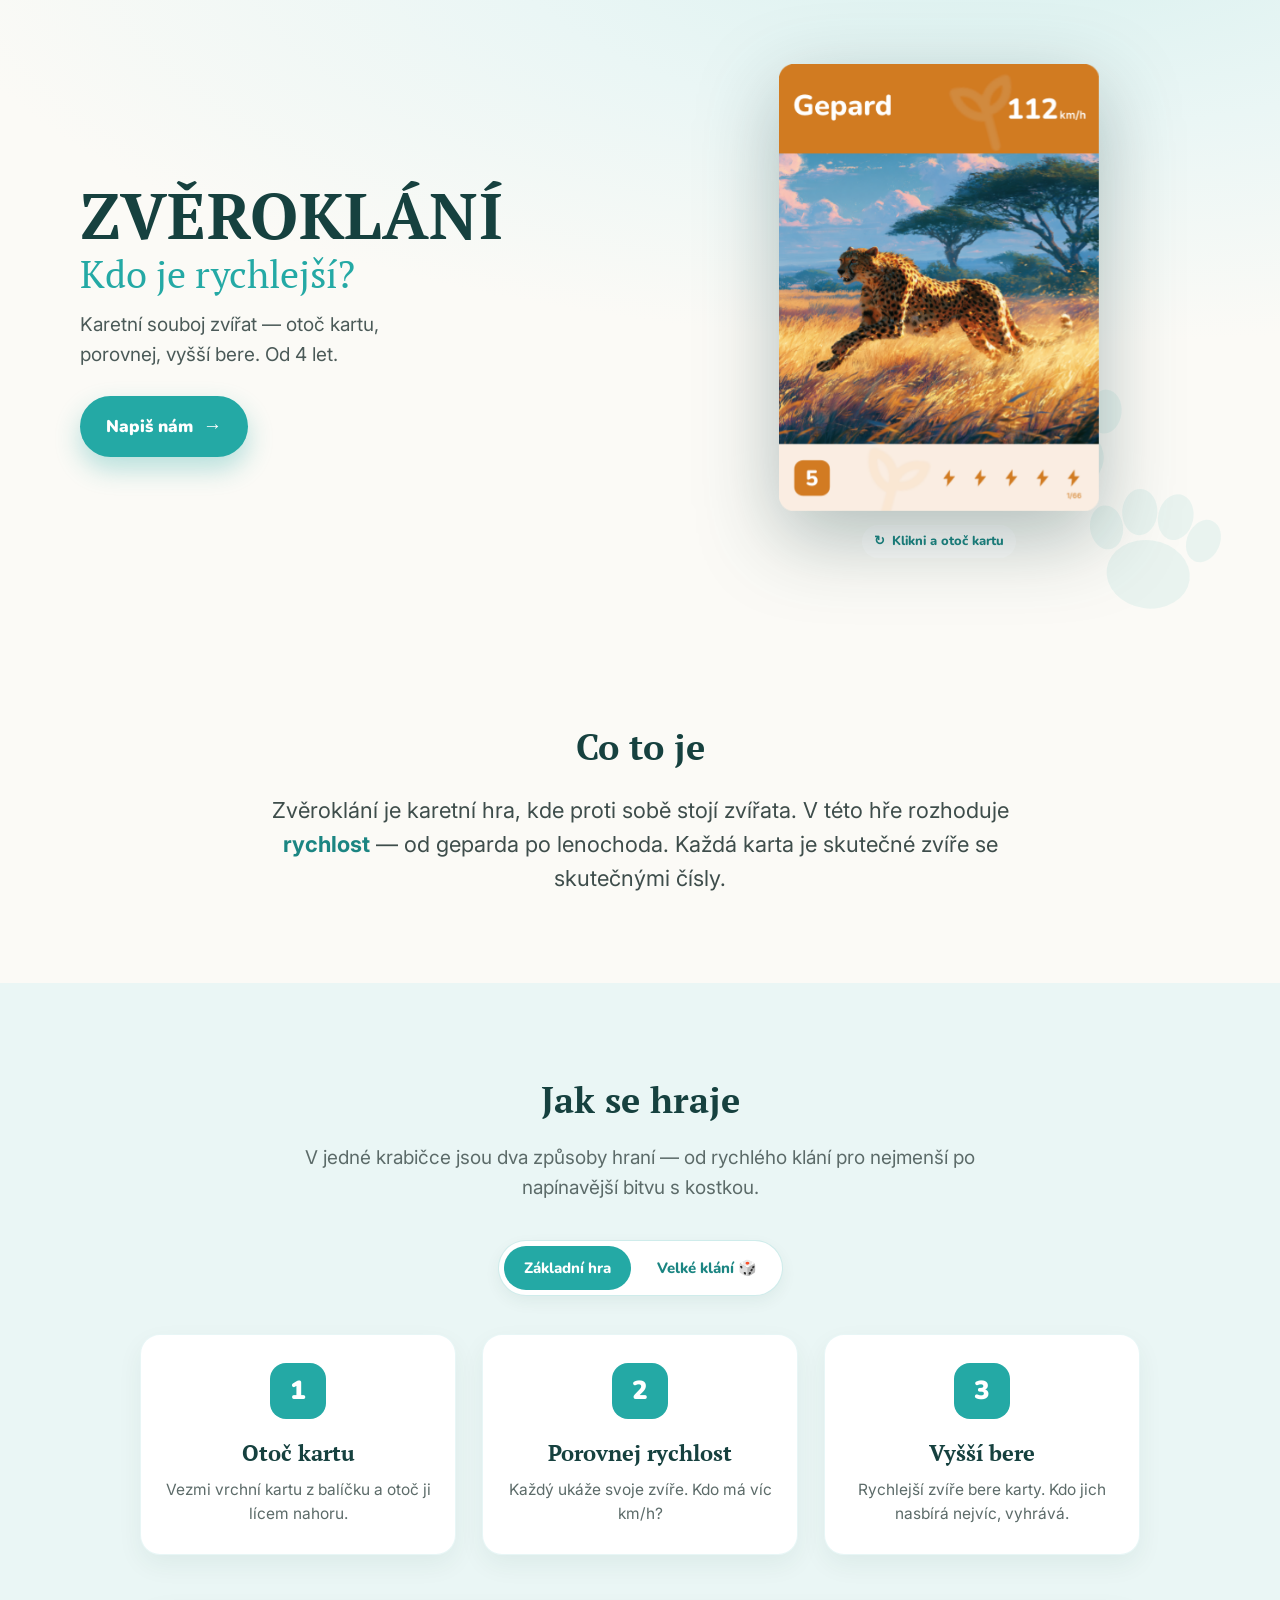
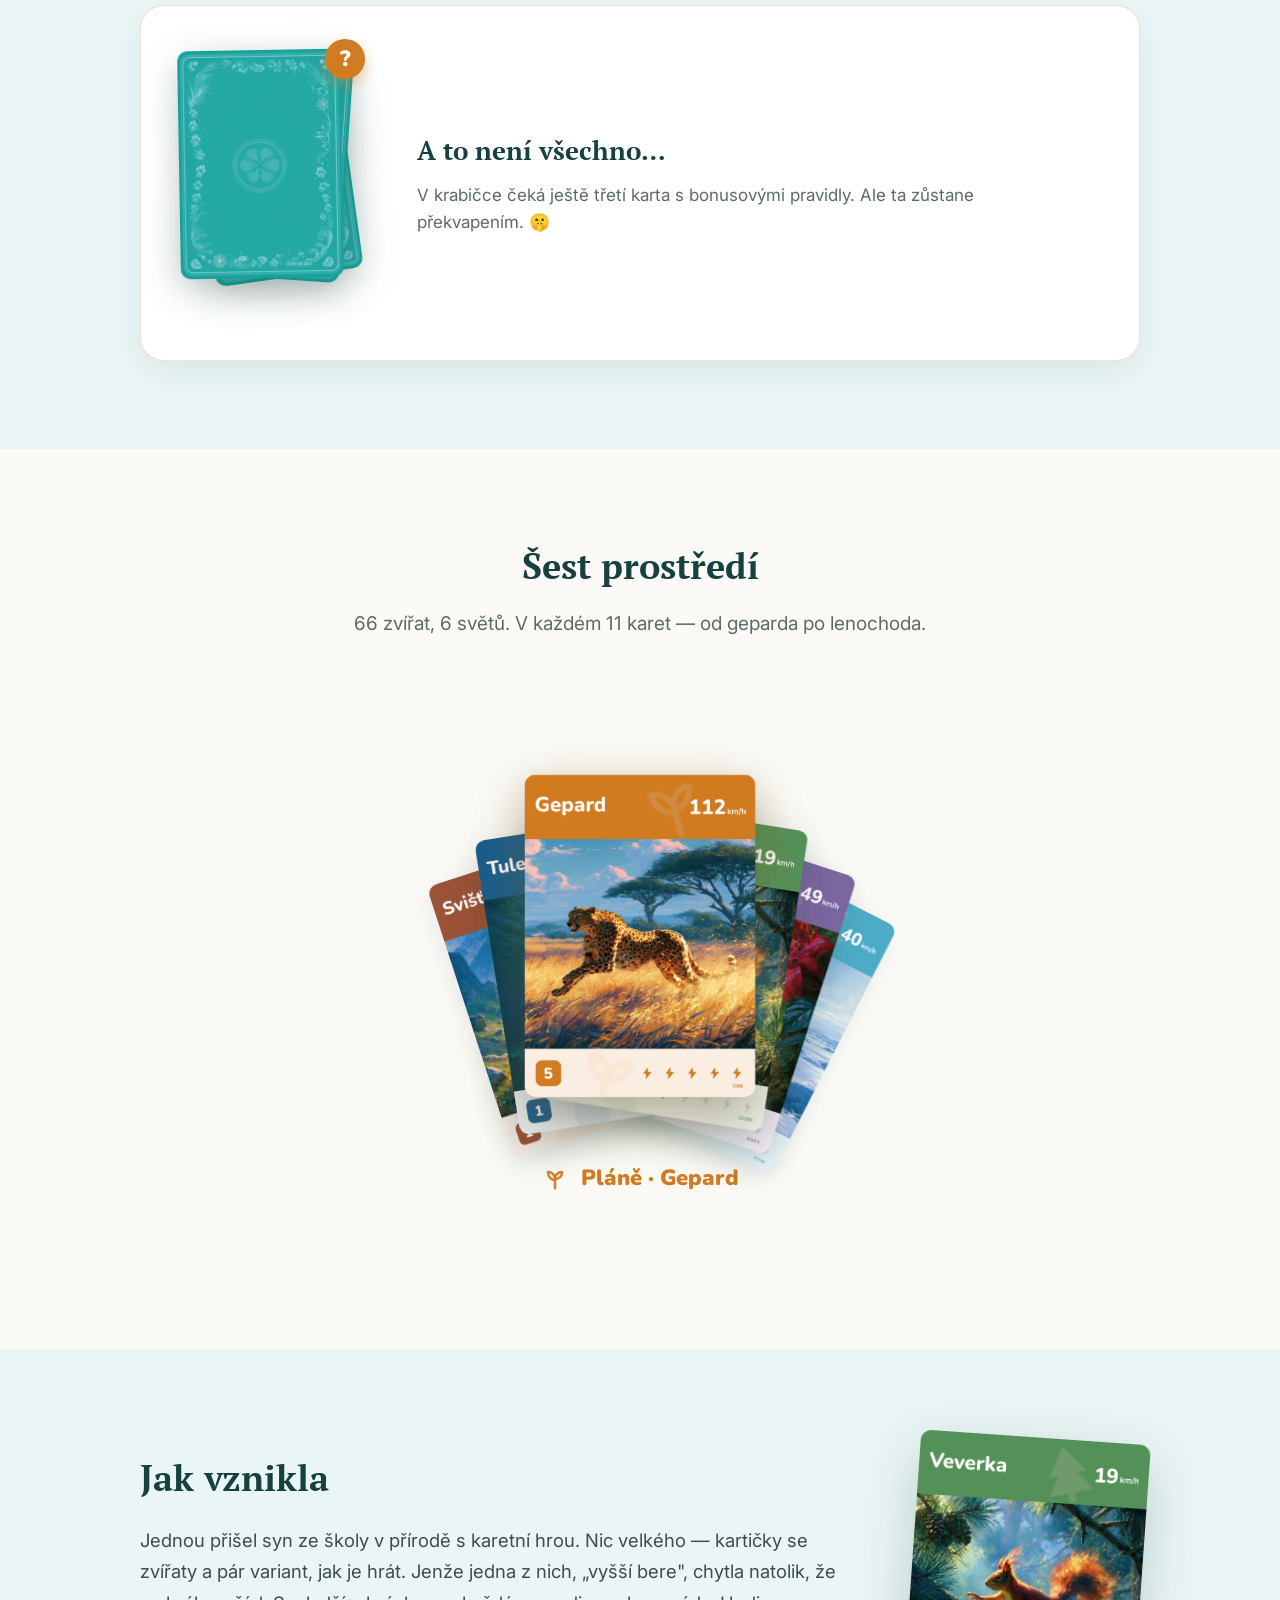
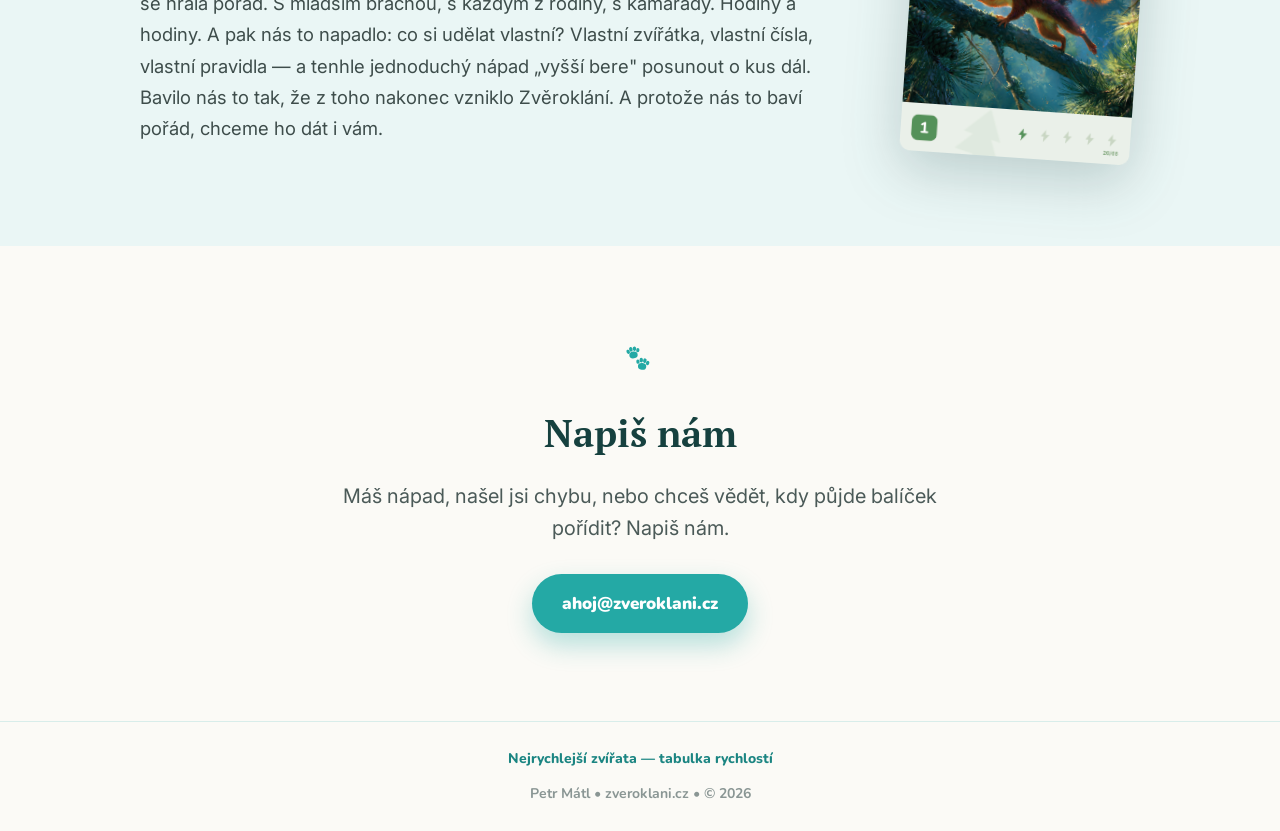
<file: index.html>
<!DOCTYPE html>
<html lang="cs">
<head>
<meta charset="UTF-8">
<meta name="viewport" content="width=device-width, initial-scale=1">
<meta name="theme-color" content="#24A9A5">

<title>Zvěroklání – karetní hra o nejrychlejších zvířatech světa</title>
<meta name="description" content="Karetní hra pro děti od 4 let. 66 zvířat, 6 biomů a skutečné rychlosti v km/h. Kdo je rychlejší – gepard, nebo sokol stěhovavý?">
<link rel="canonical" href="https://zveroklani.cz/">

<meta property="og:type" content="website">
<meta property="og:url" content="https://zveroklani.cz/">
<meta property="og:site_name" content="Zvěroklání">
<meta property="og:locale" content="cs_CZ">
<meta property="og:title" content="Zvěroklání – karetní hra o nejrychlejších zvířatech světa">
<meta property="og:description" content="Karetní hra pro děti od 4 let. 66 zvířat, 6 biomů a skutečné rychlosti v km/h. Kdo je rychlejší – gepard, nebo sokol stěhovavý?">
<meta property="og:image" content="https://zveroklani.cz/og-image.jpg">
<meta property="og:image:width" content="1200">
<meta property="og:image:height" content="630">

<meta name="twitter:card" content="summary_large_image">
<meta name="twitter:title" content="Zvěroklání – karetní hra o nejrychlejších zvířatech světa">
<meta name="twitter:description" content="Karetní hra pro děti od 4 let. 66 zvířat, 6 biomů a skutečné rychlosti v km/h. Kdo je rychlejší – gepard, nebo sokol stěhovavý?">
<meta name="twitter:image" content="https://zveroklani.cz/og-image.jpg">

<link rel="icon" href="data:image/svg+xml,%3Csvg%20xmlns='http://www.w3.org/2000/svg'%20viewBox='0 0 100 100'%3E%3Crect%20width='100'%20height='100'%20rx='24'%20fill='%2324A9A5'/%3E%3Cg%20fill='%23ffffff'%3E%3Cellipse%20cx='50'%20cy='68'%20rx='17'%20ry='14'/%3E%3Cellipse%20cx='32'%20cy='48'%20rx='7'%20ry='9.5'/%3E%3Cellipse%20cx='43'%20cy='36'%20rx='7'%20ry='9.5'/%3E%3Cellipse%20cx='57'%20cy='36'%20rx='7'%20ry='9.5'/%3E%3Cellipse%20cx='68'%20cy='48'%20rx='7'%20ry='9.5'/%3E%3C/g%3E%3C/svg%3E">

<meta name="seznam-wmt" content="BZvNG09FEIZUwUnanHmhVlwhndJ4BnlF" />

<link rel="preconnect" href="https://fonts.googleapis.com">
<link rel="preconnect" href="https://fonts.gstatic.com" crossorigin>
<link href="https://fonts.googleapis.com/css2?family=Inter:wght@400;500;600;700&family=Nunito:wght@700;800;900&family=PT+Serif:wght@700&display=swap" rel="stylesheet">

<link rel="stylesheet" href="styles.css">

<script type="application/ld+json">
{
  "@context": "https://schema.org",
  "@type": "Game",
  "name": "Zvěroklání",
  "url": "https://zveroklani.cz/",
  "image": "https://zveroklani.cz/og-image.jpg",
  "description": "Karetní hra pro děti od 4 let. 66 zvířat, 6 biomů a skutečné rychlosti v km/h.",
  "numberOfPlayers": "2-6",
  "typicalAgeRange": "4-9",
  "inLanguage": "cs"
}
</script>
</head>
<body>

<main id="top">

  <!-- ================= HERO ================= -->
  <section class="hero" aria-label="Úvod">
    <div class="hero__paw" aria-hidden="true"></div>
    <div class="hero__inner">

      <div class="hero__copy">
        <h1 class="hero__title">ZVĚROKLÁNÍ</h1>
        <p class="hero__subtitle">Kdo je rychlejší?</p>
        <p class="hero__lead">Karetní souboj zvířat — otoč kartu, porovnej, vyšší bere. Od 4 let.</p>
        <a href="#kontakt" class="btn">Napiš nám <span class="btn__arrow" aria-hidden="true">→</span></a>
      </div>

      <div class="hero__card-col">
        <div class="zk-float">
          <button type="button" class="card" id="card-hero" data-flip="hero" aria-pressed="false" aria-label="Karta Gepard, rychlost 112 km/h. Klikni pro otočení.">
            <div class="card__flip">
              <div class="card__face card__face--front">
                <img src="assets/cards/gepard.png" alt="Karta Gepard, rychlost 112 km/h">
              </div>
              <div class="card__face card__face--back">
                <img src="assets/cards/rub.png" alt="Rub karty Zvěroklání">
              </div>
            </div>
          </button>
        </div>
        <p class="hero__hint"><span aria-hidden="true">↻</span> Klikni a otoč kartu</p>
      </div>

    </div>
  </section>

  <!-- ================= CO TO JE ================= -->
  <section class="section" aria-labelledby="co-to-je-title">
    <div class="intro" data-reveal>
      <h2 id="co-to-je-title" class="section-title">Co to je</h2>
      <p>Zvěroklání je karetní hra, kde proti sobě stojí zvířata. V této hře rozhoduje <strong>rychlost</strong> — od geparda po lenochoda. Každá karta je skutečné zvíře se skutečnými čísly.</p>
    </div>
  </section>

  <!-- ================= JAK SE HRAJE ================= -->
  <section class="section section--tinted" id="jak-se-hraje" aria-labelledby="jak-se-hraje-title">
    <div class="wrap-narrow">
      <h2 id="jak-se-hraje-title" class="section-title" data-reveal>Jak se hraje</h2>
      <p class="section-lead" data-reveal>V jedné krabičce jsou dva způsoby hraní — od rychlého klání pro nejmenší po napínavější bitvu s kostkou.</p>

      <div class="tabs-row" data-reveal>
        <div role="tablist" aria-label="Způsob hraní" class="tablist">
          <button type="button" role="tab" id="zk-tab-basic" class="tab" aria-selected="true" tabindex="0" aria-controls="zk-tabpanel">Základní hra</button>
          <button type="button" role="tab" id="zk-tab-big" class="tab" aria-selected="false" tabindex="-1" aria-controls="zk-tabpanel">Velké klání 🎲</button>
        </div>
      </div>

      <div role="tabpanel" id="zk-tabpanel" aria-labelledby="zk-tab-basic" class="wrap-narrow">
        <div class="steps-grid" id="steps-grid"></div>
      </div>

      <div class="teaser" data-reveal>
        <button type="button" class="teaser__fan" id="teaser-fan" aria-label="Tři karty rubem nahoru — třetí, bonusová karta zůstává překvapením">
          <img src="assets/cards/rub.png" alt="" aria-hidden="true">
          <img src="assets/cards/rub.png" alt="" aria-hidden="true">
          <img src="assets/cards/rub.png" alt="" aria-hidden="true" class="teaser__top">
          <span class="teaser__badge" aria-hidden="true">?</span>
        </button>
        <div class="teaser__copy">
          <h3>A to není všechno…</h3>
          <p>V krabičce čeká ještě třetí karta s bonusovými pravidly. Ale ta zůstane překvapením. 🤫</p>
        </div>
      </div>
    </div>
  </section>

  <!-- ================= ŠEST PROSTŘEDÍ ================= -->
  <section class="section" aria-labelledby="prostredi-title">
    <div class="wrap-narrow">
      <h2 id="prostredi-title" class="section-title" data-reveal>Šest prostředí</h2>
      <p class="section-lead" data-reveal>66 zvířat, 6 světů. V každém 11 karet — od geparda po lenochoda.</p>

      <div class="prostredi-body" data-reveal>

        <div class="prostredi-desktop">
          <div class="fan-stage" id="fan-stage"></div>
          <div class="fan-leader-row">
            <div class="fan-leader" id="fan-leader-desktop">
              <span class="fan-leader__icon" aria-hidden="true"></span>
              <span class="fan-leader__text"></span>
            </div>
          </div>
        </div>

        <div class="prostredi-mobile">
          <div class="mobile-stack">
            <div class="mobile-stage" id="mobile-stage"></div>
            <div class="mobile-leader-row">
              <div class="fan-leader fan-leader--mobile" id="fan-leader-mobile">
                <span class="fan-leader__icon" aria-hidden="true"></span>
                <span class="fan-leader__text"></span>
              </div>
            </div>
            <div class="mobile-dots" id="mobile-dots"></div>
          </div>
        </div>

      </div>

      <p class="prostredi-link" data-reveal><a href="/nejrychlejsi-zvirata/">Tabulka rychlostí všech 66 zvířat <span aria-hidden="true">→</span></a></p>
    </div>
  </section>

  <!-- ================= JAK VZNIKLA ================= -->
  <!-- Text je draft schválený zadavatelem — neměnit. -->
  <section class="section section--tinted" aria-labelledby="jak-vznikla-title">
    <div class="origin">
      <div class="origin__copy" data-reveal>
        <h2 id="jak-vznikla-title">Jak vznikla</h2>
        <p>Jednou přišel syn ze školy v přírodě s karetní hrou. Nic velkého — kartičky se zvířaty a pár variant, jak je hrát. Jenže jedna z nich, „vyšší bere", chytla natolik, že se hrála pořád. S mladším bráchou, s každým z rodiny, s kamarády. Hodiny a hodiny. A pak nás to napadlo: co si udělat vlastní? Vlastní zvířátka, vlastní čísla, vlastní pravidla — a tenhle jednoduchý nápad „vyšší bere" posunout o kus dál. Bavilo nás to tak, že z toho nakonec vzniklo Zvěroklání. A protože nás to baví pořád, chceme ho dát i vám.</p>
      </div>
      <div class="origin__image" data-reveal>
        <img src="assets/cards/veverka.png" alt="Karta Veverka" loading="lazy">
      </div>
    </div>
  </section>

  <!-- ================= KONTAKT ================= -->
  <section id="kontakt" class="section" aria-labelledby="kontakt-title">
    <div class="contact" data-reveal>
      <span class="contact__icon" aria-hidden="true"></span>
      <h2 id="kontakt-title">Napiš nám</h2>
      <p>Máš nápad, našel jsi chybu, nebo chceš vědět, kdy půjde balíček pořídit? Napiš nám.</p>
      <!-- PLACEHOLDER: dočasný kontaktní e-mail — před spuštěním nahraď skutečnou adresou (viz README, sekce "Kontaktní e-mail"). -->
      <a href="mailto:ahoj@zveroklani.cz?subject=Zv%C4%9Brokl%C3%A1n%C3%AD%20%E2%80%93%20zp%C4%9Btn%C3%A1%20vazba" class="btn">ahoj@zveroklani.cz</a>
    </div>
  </section>

</main>

<footer class="site-footer">
  <nav class="site-footer__nav" aria-label="Další stránky">
    <a href="/nejrychlejsi-zvirata/">Nejrychlejší zvířata — tabulka rychlostí</a>
  </nav>
  <p>Petr Mátl • zveroklani.cz • © 2026</p>
</footer>

<script src="script.js"></script>

<!-- Cloudflare Web Analytics --><script type='module' src='https://static.cloudflareinsights.com/beacon.min.js' data-cf-beacon='{"token": "2c0610abedae4fbcb15643e722fe1147"}'></script><!-- End Cloudflare Web Analytics -->
</body>
</html>
</file>
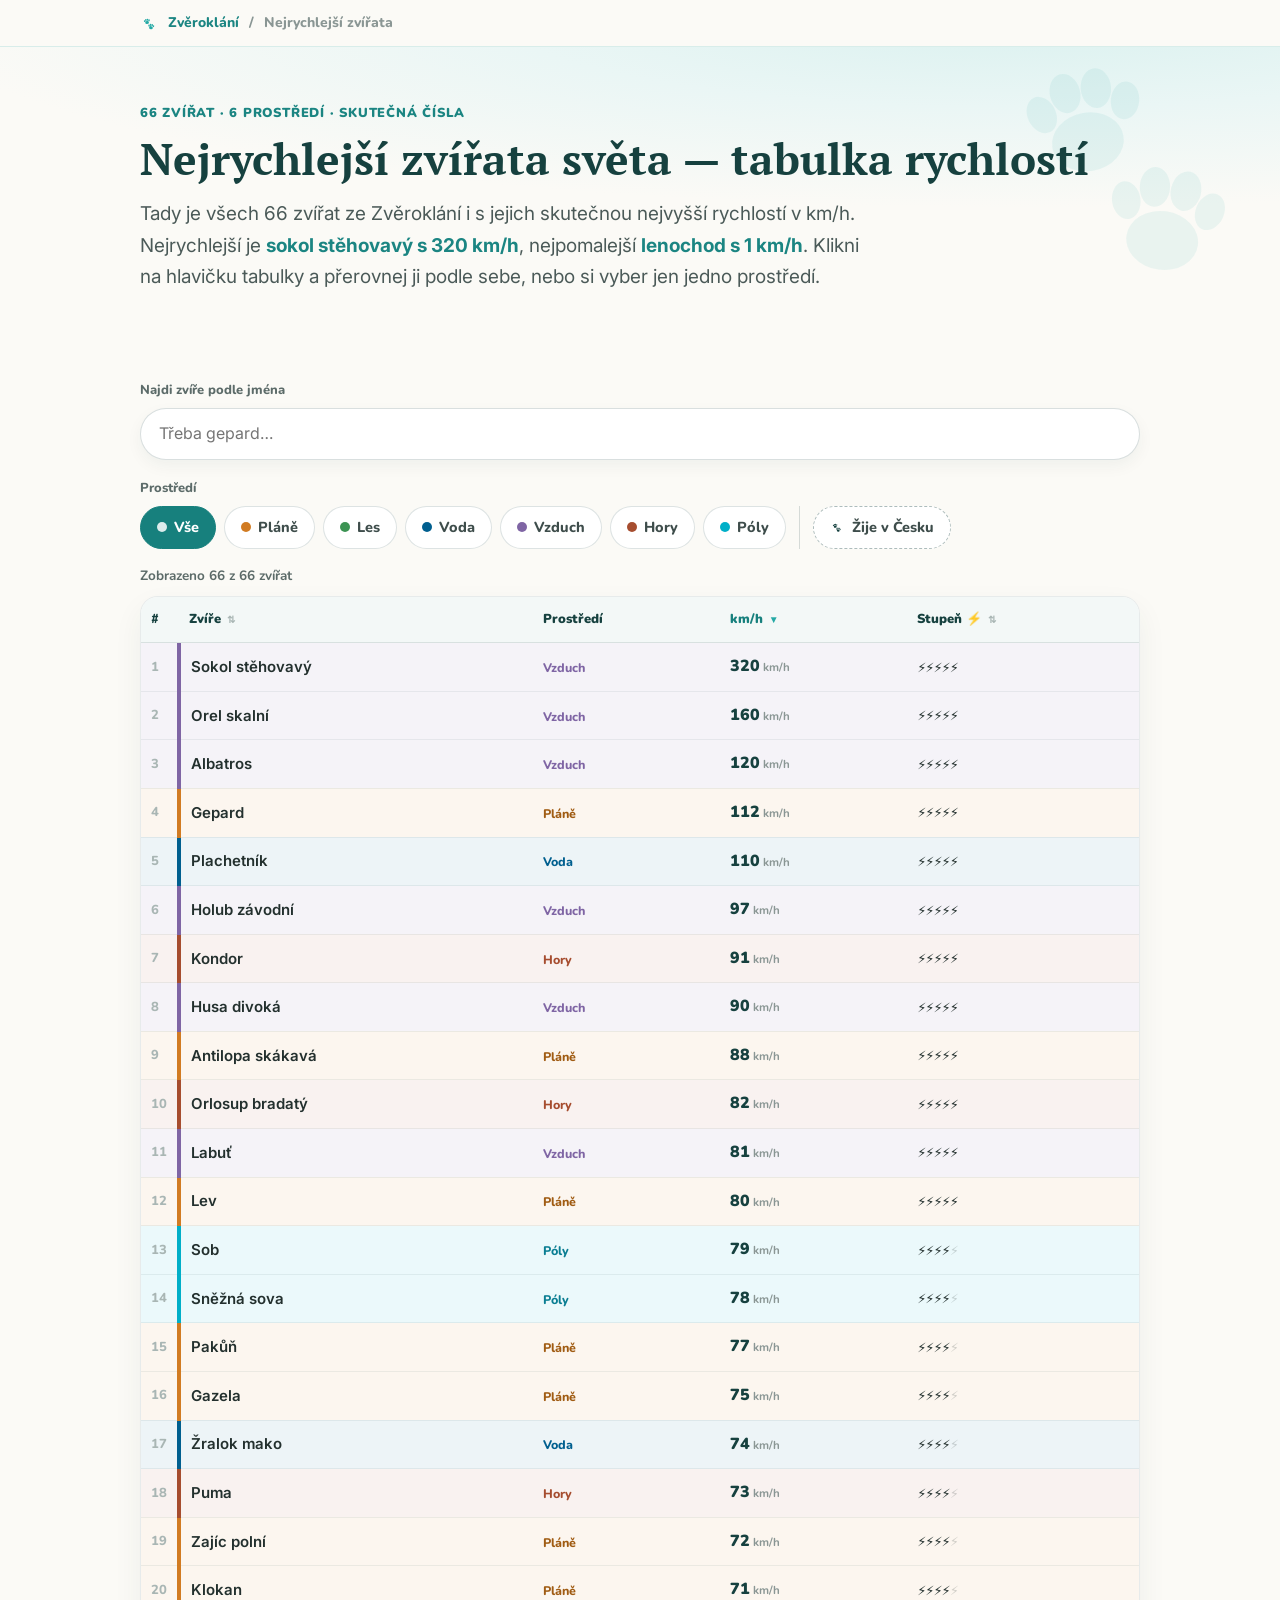
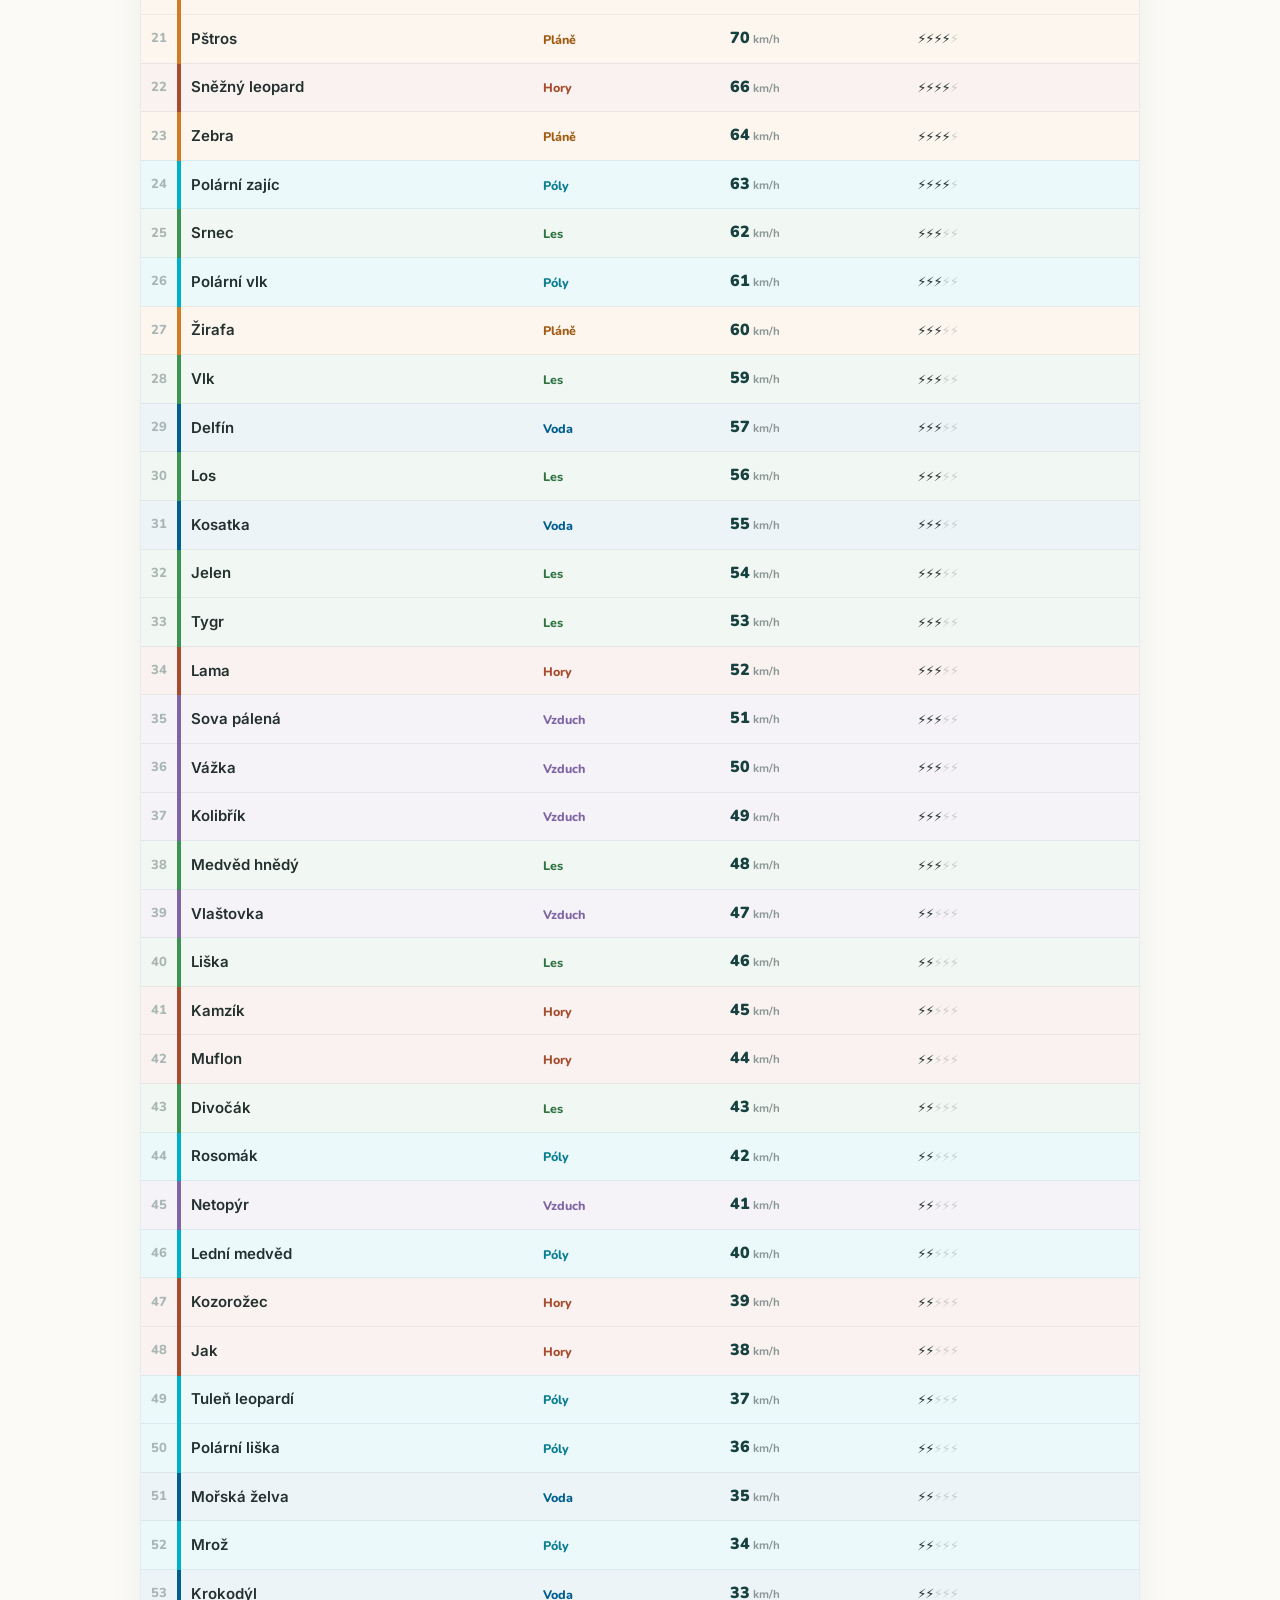
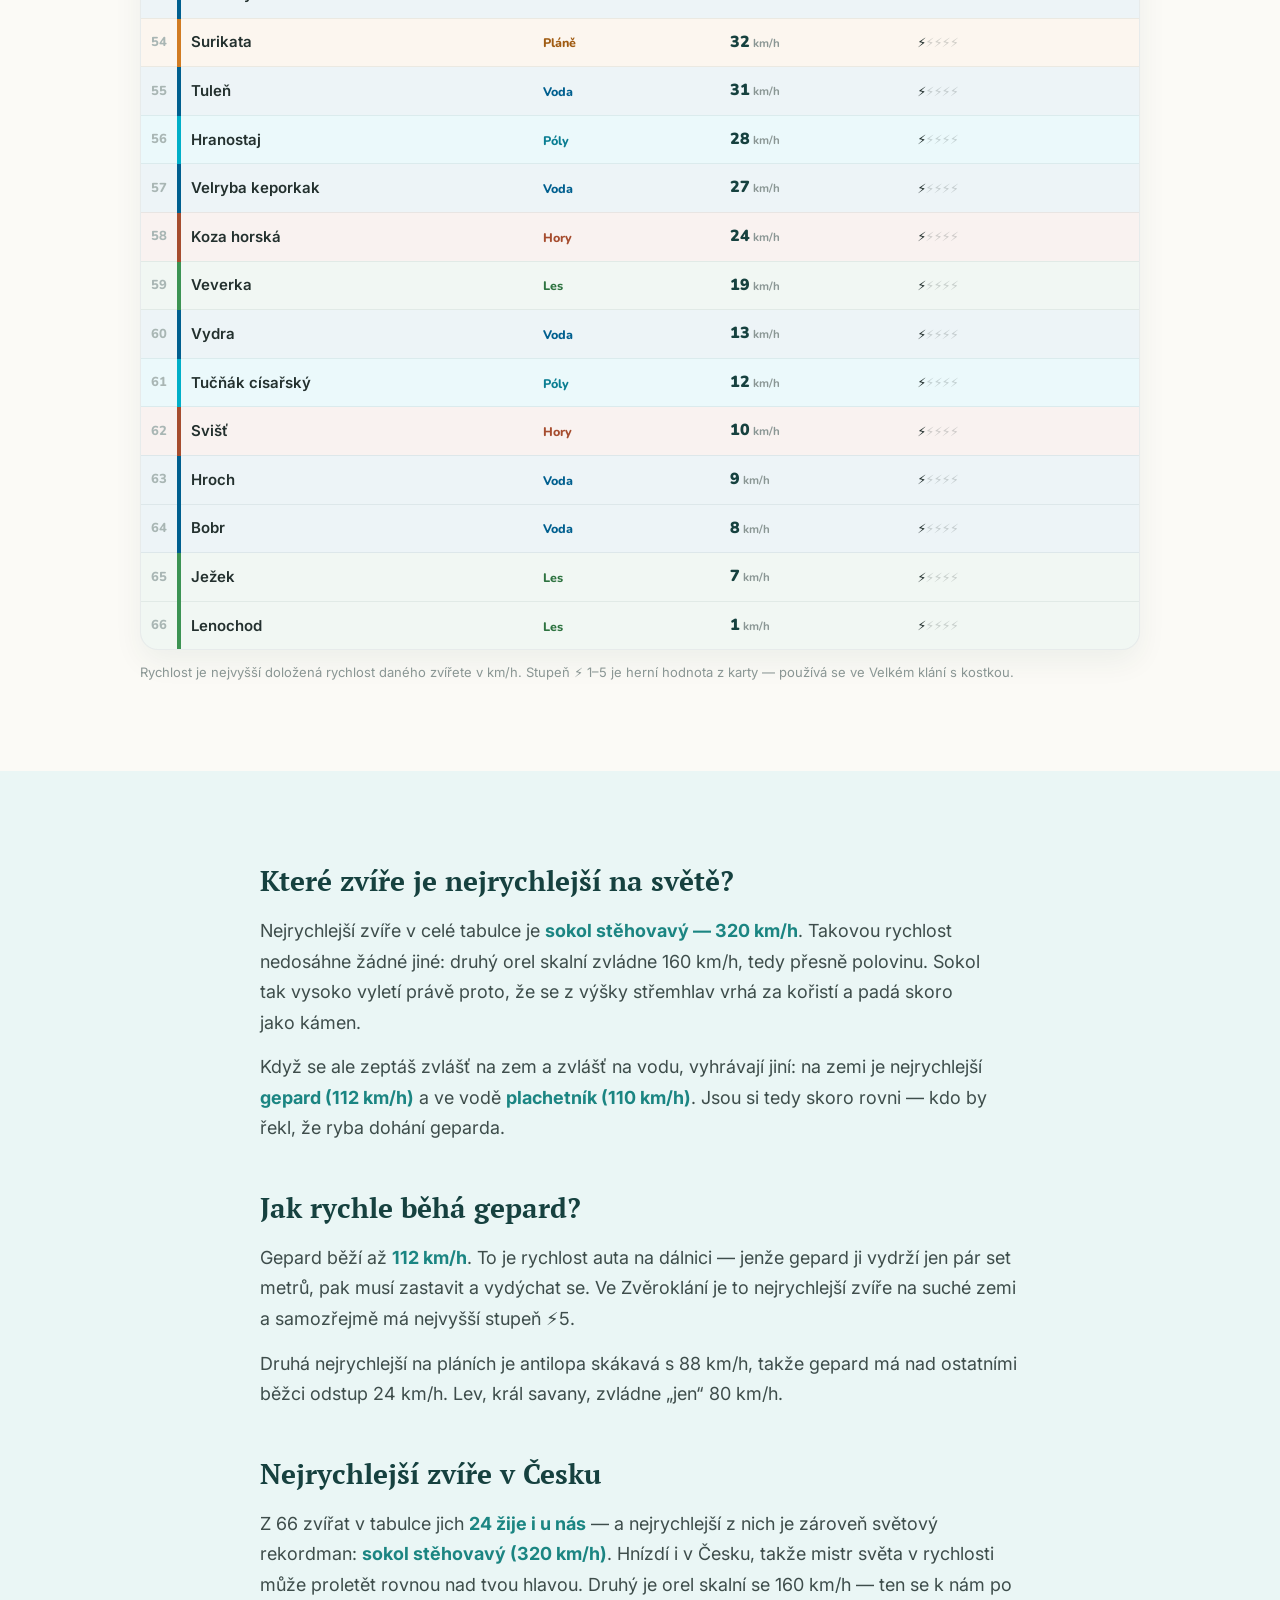
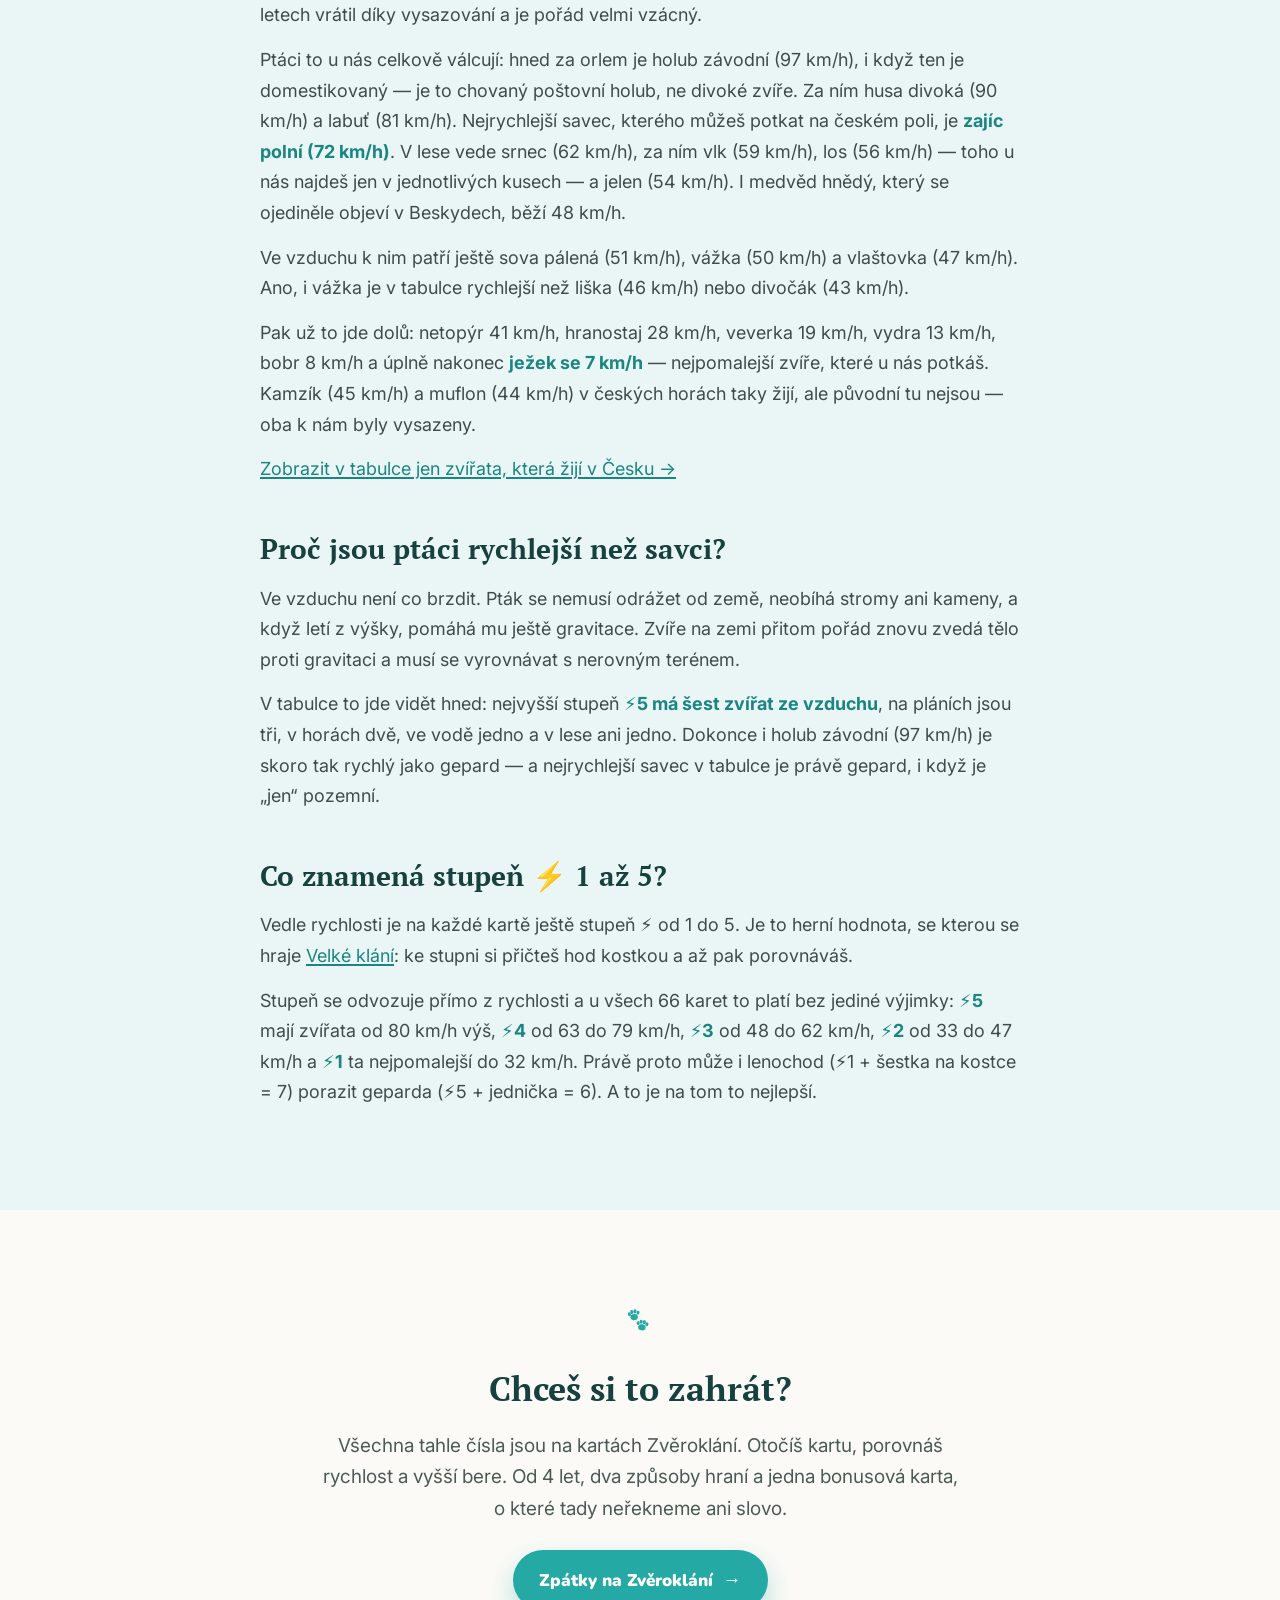
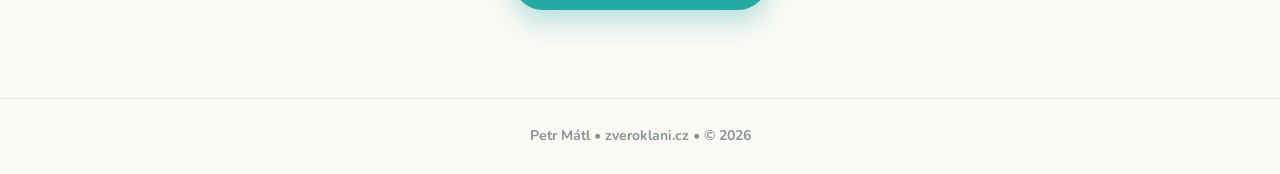
<file: nejrychlejsi-zvirata/index.html>
<!DOCTYPE html>
<html lang="cs">
<head>
<meta charset="UTF-8">
<meta name="viewport" content="width=device-width, initial-scale=1">
<meta name="theme-color" content="#24A9A5">

<title>Nejrychlejší zvířata světa – tabulka rychlostí 66 zvířat | Zvěroklání</title>
<meta name="description" content="Tabulka rychlostí 66 zvířat v km/h – od sokola stěhovavého (320 km/h) po lenochoda (1 km/h). Řaď podle rychlosti, filtruj podle prostředí, hledej podle jména.">
<link rel="canonical" href="https://zveroklani.cz/nejrychlejsi-zvirata/">

<meta property="og:type" content="article">
<meta property="og:url" content="https://zveroklani.cz/nejrychlejsi-zvirata/">
<meta property="og:site_name" content="Zvěroklání">
<meta property="og:locale" content="cs_CZ">
<meta property="og:title" content="Nejrychlejší zvířata světa – tabulka rychlostí 66 zvířat">
<meta property="og:description" content="Tabulka rychlostí 66 zvířat v km/h – od sokola stěhovavého (320 km/h) po lenochoda (1 km/h). Řaď, filtruj podle prostředí, hledej podle jména.">
<meta property="og:image" content="https://zveroklani.cz/og-image.jpg">
<meta property="og:image:width" content="1200">
<meta property="og:image:height" content="630">

<meta name="twitter:card" content="summary_large_image">
<meta name="twitter:title" content="Nejrychlejší zvířata světa – tabulka rychlostí 66 zvířat">
<meta name="twitter:description" content="Tabulka rychlostí 66 zvířat v km/h – od sokola stěhovavého (320 km/h) po lenochoda (1 km/h).">
<meta name="twitter:image" content="https://zveroklani.cz/og-image.jpg">

<link rel="icon" href="data:image/svg+xml,%3Csvg%20xmlns='http://www.w3.org/2000/svg'%20viewBox='0 0 100 100'%3E%3Crect%20width='100'%20height='100'%20rx='24'%20fill='%2324A9A5'/%3E%3Cg%20fill='%23ffffff'%3E%3Cellipse%20cx='50'%20cy='68'%20rx='17'%20ry='14'/%3E%3Cellipse%20cx='32'%20cy='48'%20rx='7'%20ry='9.5'/%3E%3Cellipse%20cx='43'%20cy='36'%20rx='7'%20ry='9.5'/%3E%3Cellipse%20cx='57'%20cy='36'%20rx='7'%20ry='9.5'/%3E%3Cellipse%20cx='68'%20cy='48'%20rx='7'%20ry='9.5'/%3E%3C/g%3E%3C/svg%3E">

<link rel="preconnect" href="https://fonts.googleapis.com">
<link rel="preconnect" href="https://fonts.gstatic.com" crossorigin>
<link href="https://fonts.googleapis.com/css2?family=Inter:wght@400;500;600;700&family=Nunito:wght@700;800;900&family=PT+Serif:wght@700&display=swap" rel="stylesheet">

<link rel="stylesheet" href="../styles.css">

<style>
/* ===== Barvy prostředí (přeneseno ze script.js, CARDS[].color) =====
   --c    = jasná barva prostředí (tečky, rámečky, akcent řádku)
   --ink  = ztmavená varianta pro text a aktivní chip (kontrast AA na bílé)
   --tint = jemný podklad řádku                                        */
.zk-data {
  --plane: #D17B22;  --plane-ink: #A05C13;  --plane-tint: rgba(209,123,34,.07);
  --les:   #3C9353;  --les-ink:   #2E7340;  --les-tint:   rgba(60,147,83,.07);
  --voda:  #005F8F;  --voda-ink:  #005F8F;  --voda-tint:  rgba(0,95,143,.07);
  --vzduch:#7F65A4;  --vzduch-ink:#7F65A4;  --vzduch-tint:rgba(127,101,164,.08);
  --hory:  #A64D2F;  --hory-ink:  #A64D2F;  --hory-tint:  rgba(166,77,47,.07);
  --poly:  #00AFC8;  --poly-ink:  #0A7E92;  --poly-tint:  rgba(0,175,200,.08);
  --teal:  #24A9A5;  --teal-ink:  #17807D;
  --cz:    #16413F;  --cz-tint:   rgba(22, 65, 63, .05);
}

.sr-only {
  position: absolute;
  width: 1px;
  height: 1px;
  padding: 0;
  margin: -1px;
  overflow: hidden;
  clip: rect(0 0 0 0);
  white-space: nowrap;
  border: 0;
}

/* ===== Horní lišta ===== */
.subnav {
  border-bottom: 1px solid rgba(36, 169, 165, 0.16);
  padding: 12px clamp(16px, 5vw, 40px);
}

.subnav__inner {
  max-width: 1000px;
  margin: 0 auto;
  display: flex;
  align-items: center;
  gap: 10px;
  font-family: 'Nunito', sans-serif;
  font-weight: 800;
  font-size: 14px;
}

.subnav__home {
  display: inline-flex;
  align-items: center;
  gap: 8px;
  color: #1B8582;
}

.subnav__paw {
  display: inline-block;
  width: 20px;
  height: 20px;
  background: #24A9A5;
  -webkit-mask: url("../assets/icons/tlapka.svg") center / contain no-repeat;
  mask: url("../assets/icons/tlapka.svg") center / contain no-repeat;
}

.subnav__here {
  color: #8A9694;
}

/* ===== Hlavička stránky ===== */
.page-hero {
  position: relative;
  background: radial-gradient(120% 90% at 80% -10%, #DAF1EF 0%, #EAF6F5 34%, #FBFAF6 72%);
  padding: clamp(28px, 6vw, 56px) clamp(16px, 5vw, 40px) clamp(30px, 5vw, 48px);
  overflow: hidden;
}

.page-hero__paw {
  position: absolute;
  inset: 0;
  pointer-events: none;
  background-color: #24A9A5;
  -webkit-mask: url("../assets/icons/tlapka.svg") 106% 130% / min(44vw, 380px) no-repeat;
  mask: url("../assets/icons/tlapka.svg") 106% 130% / min(44vw, 380px) no-repeat;
  opacity: 0.08;
}

.page-hero__inner {
  position: relative;
  max-width: 1000px;
  margin: 0 auto;
}

.page-eyebrow {
  font-family: 'Nunito', sans-serif;
  font-weight: 900;
  font-size: 13px;
  letter-spacing: 0.06em;
  text-transform: uppercase;
  color: #1B8582;
  margin: 0 0 10px;
}

.page-title {
  font-family: 'PT Serif', Georgia, serif;
  font-weight: 700;
  font-size: clamp(27px, 5.4vw, 44px);
  line-height: 1.14;
  color: #16413F;
  margin: 0 0 14px;
  text-wrap: balance;
}

.page-lead {
  font-size: clamp(16px, 2.4vw, 19px);
  line-height: 1.65;
  color: #4B5A58;
  max-width: 62ch;
  margin: 0;
  text-wrap: pretty;
}

.page-lead strong {
  color: #1B8582;
}

/* ===== Ovládání tabulky ===== */
.table-section {
  padding-top: clamp(24px, 4vw, 40px);
}

.table-wrap {
  max-width: 1000px;
  margin: 0 auto;
}

.controls {
  margin: 0 0 14px;
}

.controls__label {
  display: block;
  font-family: 'Nunito', sans-serif;
  font-weight: 800;
  font-size: 13px;
  color: #5C6B69;
  margin: 0 0 7px;
}

.search {
  position: relative;
  margin: 0 0 18px;
}

.search input {
  width: 100%;
  font: inherit;
  font-size: 16px;
  color: #23302E;
  background: #fff;
  border: 1px solid rgba(20, 60, 58, 0.16);
  border-radius: 999px;
  padding: 12px 44px 12px 18px;
  box-shadow: 0 6px 16px rgba(20, 60, 58, 0.05);
  -webkit-appearance: none;
  appearance: none;
}

.search input::-webkit-search-cancel-button {
  -webkit-appearance: none;
}

.search input:focus-visible {
  outline: 3px solid #24A9A5;
  outline-offset: 2px;
  border-color: #24A9A5;
}

.search__clear {
  position: absolute;
  right: 6px;
  top: 50%;
  transform: translateY(-50%);
  width: 34px;
  height: 34px;
  border: none;
  border-radius: 50%;
  background: transparent;
  color: #5C6B69;
  font-size: 18px;
  line-height: 1;
  cursor: pointer;
}

.search__clear:hover {
  background: rgba(20, 60, 58, 0.07);
}

.search__clear[hidden] {
  display: none;
}

.chips {
  display: flex;
  flex-wrap: wrap;
  gap: 8px;
  margin: 0 0 16px;
}

.chip {
  display: inline-flex;
  align-items: center;
  gap: 7px;
  font-family: 'Nunito', sans-serif;
  font-weight: 800;
  font-size: 14.5px;
  padding: 9px 16px;
  border-radius: 999px;
  border: 1px solid rgba(20, 60, 58, 0.14);
  background: #fff;
  color: #3E4D4B;
  cursor: pointer;
  transition: background .2s ease, color .2s ease, border-color .2s ease;
}

.chip__dot {
  width: 10px;
  height: 10px;
  border-radius: 50%;
  background: var(--chip-c, #24A9A5);
  flex: 0 0 auto;
}

.chip:hover {
  border-color: var(--chip-c, #24A9A5);
}

.chip[aria-pressed="true"] {
  background: var(--chip-ink, #17807D);
  border-color: var(--chip-ink, #17807D);
  color: #fff;
}

.chip[aria-pressed="true"] .chip__dot {
  background: rgba(255, 255, 255, 0.85);
}

.chip:focus-visible {
  outline: 3px solid #24A9A5;
  outline-offset: 2px;
}

/* „Žije v Česku" není biom — oddělovač, tlapka místo tečky, přerušovaný rámeček */
.chips__sep {
  width: 1px;
  align-self: stretch;
  min-height: 24px;
  margin: 0 5px;
  background: rgba(20, 60, 58, 0.16);
}

.chip--cz {
  border-style: dashed;
  border-color: rgba(22, 65, 63, 0.35);
}

.chip__paw {
  width: 15px;
  height: 15px;
  flex: 0 0 auto;
  background: var(--chip-c, #16413F);
  -webkit-mask: url("../assets/icons/tlapka.svg") center / contain no-repeat;
  mask: url("../assets/icons/tlapka.svg") center / contain no-repeat;
}

.chip--cz[aria-pressed="true"] .chip__paw {
  background: rgba(255, 255, 255, 0.9);
}

/* Vysvětlující věta nad tabulkou při aktivním filtru #cesko */
.cz-note {
  display: flex;
  align-items: flex-start;
  gap: 10px;
  background: var(--cz-tint);
  border: 1px solid rgba(22, 65, 63, 0.14);
  border-radius: 14px;
  padding: 12px 16px;
  margin: 0 0 14px;
  font-size: 14.5px;
  line-height: 1.55;
  color: #3E4D4B;
  text-wrap: pretty;
}

.cz-note[hidden] {
  display: none;
}

.cz-note__paw {
  flex: 0 0 auto;
  width: 17px;
  height: 17px;
  margin-top: 2px;
  background: #16413F;
  opacity: 0.55;
  -webkit-mask: url("../assets/icons/tlapka.svg") center / contain no-repeat;
  mask: url("../assets/icons/tlapka.svg") center / contain no-repeat;
}

.table-status {
  font-family: 'Nunito', sans-serif;
  font-weight: 700;
  font-size: 13.5px;
  color: #5C6B69;
  margin: 0 0 10px;
  min-height: 20px;
}

/* ===== Tabulka ===== */
.table-scroll {
  overflow-x: auto;
  background: #fff;
  border: 1px solid rgba(20, 60, 58, 0.1);
  border-radius: 18px;
  box-shadow: 0 12px 30px rgba(20, 60, 58, 0.06);
  -webkit-overflow-scrolling: touch;
}

table.speeds {
  width: 100%;
  border-collapse: collapse;
  font-size: 15px;
}

table.speeds th,
table.speeds td {
  text-align: left;
  padding: 0;
  border-bottom: 1px solid rgba(20, 60, 58, 0.07);
}

table.speeds tbody tr:last-child th,
table.speeds tbody tr:last-child td {
  border-bottom: none;
}

table.speeds thead th {
  background: #F3F8F7;
  border-bottom: 1px solid rgba(20, 60, 58, 0.12);
  font-family: 'Nunito', sans-serif;
  font-weight: 900;
  font-size: 13px;
  color: #16413F;
  white-space: nowrap;
}

table.speeds thead th.plain {
  padding: 12px 10px;
}

.sort-btn {
  display: flex;
  align-items: center;
  gap: 6px;
  width: 100%;
  padding: 12px 10px;
  border: none;
  background: transparent;
  font-family: 'Nunito', sans-serif;
  font-weight: 900;
  font-size: 13px;
  color: #16413F;
  cursor: pointer;
  text-align: left;
}

.sort-btn:hover {
  color: #17807D;
}

.sort-btn:focus-visible {
  outline: 3px solid #24A9A5;
  outline-offset: -3px;
}

.sort-btn__arrow {
  font-size: 10px;
  color: #A9B6B4;
}

th[aria-sort] .sort-btn {
  color: #17807D;
}

th[aria-sort] .sort-btn__arrow {
  color: #24A9A5;
}

table.speeds tbody th,
table.speeds tbody td {
  padding: 11px 10px;
  vertical-align: middle;
}

.c-rank {
  font-family: 'Nunito', sans-serif;
  font-weight: 800;
  font-size: 13px;
  color: #A9B6B4;
  width: 1%;
  white-space: nowrap;
}

.c-name {
  font-weight: 600;
  color: #23302E;
  border-left: 4px solid var(--row-c);
  padding-left: 12px;
  min-width: 8.5em;
}

.row-note {
  display: block;
  font-family: 'Nunito', sans-serif;
  font-weight: 700;
  font-size: 12px;
  line-height: 1.35;
  color: #8A9694;
  margin-top: 2px;
  text-wrap: pretty;
}

.c-biome {
  white-space: nowrap;
}

.biome-tag {
  font-family: 'Nunito', sans-serif;
  font-weight: 800;
  font-size: 12.5px;
  color: var(--row-ink);
}

.c-speed {
  font-family: 'Nunito', sans-serif;
  font-weight: 900;
  font-size: 16px;
  color: #16413F;
  white-space: nowrap;
  text-align: right;
  font-variant-numeric: tabular-nums;
}

.c-speed .unit {
  font-weight: 700;
  font-size: 11.5px;
  color: #8A9694;
  margin-left: 3px;
}

.c-level {
  white-space: nowrap;
  letter-spacing: -1px;
  font-size: 13px;
}

.bolt--off {
  opacity: 0.2;
}

tbody tr {
  background: var(--row-tint);
}

tbody tr:hover {
  background: #F3F8F7;
}

.empty-row td {
  padding: 26px 14px;
  color: #5C6B69;
  text-align: center;
}

.table-note {
  font-size: 13px;
  color: #8A9694;
  margin: 12px 0 0;
  text-wrap: pretty;
}

@media (max-width: 430px) {
  table.speeds {
    font-size: 14.5px;
  }
  table.speeds tbody th,
  table.speeds tbody td,
  table.speeds thead th.plain,
  .sort-btn {
    padding-left: 7px;
    padding-right: 7px;
  }
  .c-name {
    padding-left: 9px;
  }
  .col-rank {
    display: none;
  }
}

/* ===== Textové sekce ===== */
.prose {
  max-width: 760px;
  margin: 0 auto;
}

.prose h2 {
  font-family: 'PT Serif', Georgia, serif;
  font-weight: 700;
  font-size: clamp(21px, 3.4vw, 28px);
  color: #16413F;
  margin: clamp(30px, 4vw, 42px) 0 12px;
  text-wrap: balance;
}

.prose h2:first-of-type {
  margin-top: 0;
}

.prose p {
  font-size: clamp(16px, 2.3vw, 18px);
  line-height: 1.7;
  color: #3E4D4B;
  margin: 0 0 14px;
  text-wrap: pretty;
}

.prose strong {
  color: #1B8582;
}

.prose a {
  text-decoration: underline;
  text-decoration-thickness: 2px;
  text-underline-offset: 2px;
}

/* ===== CTA na hru ===== */
.cta-game {
  max-width: 640px;
  margin: 0 auto;
  text-align: center;
}

.cta-game__icon {
  display: inline-block;
  width: 40px;
  height: 40px;
  margin: 0 auto 16px;
  background: #24A9A5;
  -webkit-mask: url("../assets/icons/tlapka.svg") center / contain no-repeat;
  mask: url("../assets/icons/tlapka.svg") center / contain no-repeat;
}

.cta-game h2 {
  font-family: 'PT Serif', Georgia, serif;
  font-weight: 700;
  font-size: clamp(24px, 4.4vw, 34px);
  color: #16413F;
  margin: 0 0 14px;
}

.cta-game p {
  font-size: clamp(16px, 2.5vw, 19px);
  line-height: 1.65;
  color: #4B5A58;
  margin: 0 0 26px;
  text-wrap: pretty;
}
</style>

<script type="application/ld+json">
{
  "@context": "https://schema.org",
  "@graph": [
    {
      "@type": "BreadcrumbList",
      "itemListElement": [
        { "@type": "ListItem", "position": 1, "name": "Zvěroklání", "item": "https://zveroklani.cz/" },
        { "@type": "ListItem", "position": 2, "name": "Nejrychlejší zvířata", "item": "https://zveroklani.cz/nejrychlejsi-zvirata/" }
      ]
    },
    {
      "@type": "Dataset",
      "name": "Rychlosti 66 zvířat ze hry Zvěroklání",
      "description": "Maximální rychlost 66 zvířat v km/h, rozdělených do šesti prostředí (Pláně, Les, Voda, Vzduch, Hory, Póly), včetně herního stupně rychlosti 1–5.",
      "url": "https://zveroklani.cz/nejrychlejsi-zvirata/",
      "inLanguage": "cs",
      "keywords": ["nejrychlejší zvířata", "rychlost zvířat", "km/h", "zvířata", "Zvěroklání"],
      "variableMeasured": [
        { "@type": "PropertyValue", "name": "maximální rychlost", "unitCode": "KMH", "minValue": 1, "maxValue": 320 },
        { "@type": "PropertyValue", "name": "stupeň rychlosti", "minValue": 1, "maxValue": 5 },
        { "@type": "PropertyValue", "name": "výskyt v Česku", "description": "Příznak u 24 druhů, které se vyskytují i v Česku, včetně vzácných, nepůvodních a znovu vysazených." }
      ],
      "creator": { "@type": "Person", "name": "Petr Mátl" },
      "license": "https://creativecommons.org/licenses/by/4.0/",
      "isPartOf": { "@type": "WebSite", "@id": "https://zveroklani.cz/", "name": "Zvěroklání" }
    },
    {
      "@type": "ItemList",
      "name": "Nejrychlejší zvířata podle maximální rychlosti",
      "itemListOrder": "https://schema.org/ItemListOrderDescending",
      "numberOfItems": 66,
      "itemListElement": [
        { "@type": "ListItem", "position": 1, "name": "Sokol stěhovavý", "description": "Vzduch · 320 km/h · stupeň 5" },
        { "@type": "ListItem", "position": 2, "name": "Orel skalní", "description": "Vzduch · 160 km/h · stupeň 5" },
        { "@type": "ListItem", "position": 3, "name": "Albatros", "description": "Vzduch · 120 km/h · stupeň 5" },
        { "@type": "ListItem", "position": 4, "name": "Gepard", "description": "Pláně · 112 km/h · stupeň 5" },
        { "@type": "ListItem", "position": 5, "name": "Plachetník", "description": "Voda · 110 km/h · stupeň 5" },
        { "@type": "ListItem", "position": 6, "name": "Holub závodní", "description": "Vzduch · 97 km/h · stupeň 5" },
        { "@type": "ListItem", "position": 7, "name": "Kondor", "description": "Hory · 91 km/h · stupeň 5" },
        { "@type": "ListItem", "position": 8, "name": "Husa divoká", "description": "Vzduch · 90 km/h · stupeň 5" },
        { "@type": "ListItem", "position": 9, "name": "Antilopa skákavá", "description": "Pláně · 88 km/h · stupeň 5" },
        { "@type": "ListItem", "position": 10, "name": "Orlosup bradatý", "description": "Hory · 82 km/h · stupeň 5" },
        { "@type": "ListItem", "position": 11, "name": "Labuť", "description": "Vzduch · 81 km/h · stupeň 5" },
        { "@type": "ListItem", "position": 12, "name": "Lev", "description": "Pláně · 80 km/h · stupeň 5" },
        { "@type": "ListItem", "position": 13, "name": "Sob", "description": "Póly · 79 km/h · stupeň 4" },
        { "@type": "ListItem", "position": 14, "name": "Sněžná sova", "description": "Póly · 78 km/h · stupeň 4" },
        { "@type": "ListItem", "position": 15, "name": "Pakůň", "description": "Pláně · 77 km/h · stupeň 4" },
        { "@type": "ListItem", "position": 16, "name": "Gazela", "description": "Pláně · 75 km/h · stupeň 4" },
        { "@type": "ListItem", "position": 17, "name": "Žralok mako", "description": "Voda · 74 km/h · stupeň 4" },
        { "@type": "ListItem", "position": 18, "name": "Puma", "description": "Hory · 73 km/h · stupeň 4" },
        { "@type": "ListItem", "position": 19, "name": "Zajíc polní", "description": "Pláně · 72 km/h · stupeň 4" },
        { "@type": "ListItem", "position": 20, "name": "Klokan", "description": "Pláně · 71 km/h · stupeň 4" },
        { "@type": "ListItem", "position": 21, "name": "Pštros", "description": "Pláně · 70 km/h · stupeň 4" },
        { "@type": "ListItem", "position": 22, "name": "Sněžný leopard", "description": "Hory · 66 km/h · stupeň 4" },
        { "@type": "ListItem", "position": 23, "name": "Zebra", "description": "Pláně · 64 km/h · stupeň 4" },
        { "@type": "ListItem", "position": 24, "name": "Polární zajíc", "description": "Póly · 63 km/h · stupeň 4" },
        { "@type": "ListItem", "position": 25, "name": "Srnec", "description": "Les · 62 km/h · stupeň 3" },
        { "@type": "ListItem", "position": 26, "name": "Polární vlk", "description": "Póly · 61 km/h · stupeň 3" },
        { "@type": "ListItem", "position": 27, "name": "Žirafa", "description": "Pláně · 60 km/h · stupeň 3" },
        { "@type": "ListItem", "position": 28, "name": "Vlk", "description": "Les · 59 km/h · stupeň 3" },
        { "@type": "ListItem", "position": 29, "name": "Delfín", "description": "Voda · 57 km/h · stupeň 3" },
        { "@type": "ListItem", "position": 30, "name": "Los", "description": "Les · 56 km/h · stupeň 3" },
        { "@type": "ListItem", "position": 31, "name": "Kosatka", "description": "Voda · 55 km/h · stupeň 3" },
        { "@type": "ListItem", "position": 32, "name": "Jelen", "description": "Les · 54 km/h · stupeň 3" },
        { "@type": "ListItem", "position": 33, "name": "Tygr", "description": "Les · 53 km/h · stupeň 3" },
        { "@type": "ListItem", "position": 34, "name": "Lama", "description": "Hory · 52 km/h · stupeň 3" },
        { "@type": "ListItem", "position": 35, "name": "Sova pálená", "description": "Vzduch · 51 km/h · stupeň 3" },
        { "@type": "ListItem", "position": 36, "name": "Vážka", "description": "Vzduch · 50 km/h · stupeň 3" },
        { "@type": "ListItem", "position": 37, "name": "Kolibřík", "description": "Vzduch · 49 km/h · stupeň 3" },
        { "@type": "ListItem", "position": 38, "name": "Medvěd hnědý", "description": "Les · 48 km/h · stupeň 3" },
        { "@type": "ListItem", "position": 39, "name": "Vlaštovka", "description": "Vzduch · 47 km/h · stupeň 2" },
        { "@type": "ListItem", "position": 40, "name": "Liška", "description": "Les · 46 km/h · stupeň 2" },
        { "@type": "ListItem", "position": 41, "name": "Kamzík", "description": "Hory · 45 km/h · stupeň 2" },
        { "@type": "ListItem", "position": 42, "name": "Muflon", "description": "Hory · 44 km/h · stupeň 2" },
        { "@type": "ListItem", "position": 43, "name": "Divočák", "description": "Les · 43 km/h · stupeň 2" },
        { "@type": "ListItem", "position": 44, "name": "Rosomák", "description": "Póly · 42 km/h · stupeň 2" },
        { "@type": "ListItem", "position": 45, "name": "Netopýr", "description": "Vzduch · 41 km/h · stupeň 2" },
        { "@type": "ListItem", "position": 46, "name": "Lední medvěd", "description": "Póly · 40 km/h · stupeň 2" },
        { "@type": "ListItem", "position": 47, "name": "Kozorožec", "description": "Hory · 39 km/h · stupeň 2" },
        { "@type": "ListItem", "position": 48, "name": "Jak", "description": "Hory · 38 km/h · stupeň 2" },
        { "@type": "ListItem", "position": 49, "name": "Tuleň leopardí", "description": "Póly · 37 km/h · stupeň 2" },
        { "@type": "ListItem", "position": 50, "name": "Polární liška", "description": "Póly · 36 km/h · stupeň 2" },
        { "@type": "ListItem", "position": 51, "name": "Mořská želva", "description": "Voda · 35 km/h · stupeň 2" },
        { "@type": "ListItem", "position": 52, "name": "Mrož", "description": "Póly · 34 km/h · stupeň 2" },
        { "@type": "ListItem", "position": 53, "name": "Krokodýl", "description": "Voda · 33 km/h · stupeň 2" },
        { "@type": "ListItem", "position": 54, "name": "Surikata", "description": "Pláně · 32 km/h · stupeň 1" },
        { "@type": "ListItem", "position": 55, "name": "Tuleň", "description": "Voda · 31 km/h · stupeň 1" },
        { "@type": "ListItem", "position": 56, "name": "Hranostaj", "description": "Póly · 28 km/h · stupeň 1" },
        { "@type": "ListItem", "position": 57, "name": "Velryba keporkak", "description": "Voda · 27 km/h · stupeň 1" },
        { "@type": "ListItem", "position": 58, "name": "Koza horská", "description": "Hory · 24 km/h · stupeň 1" },
        { "@type": "ListItem", "position": 59, "name": "Veverka", "description": "Les · 19 km/h · stupeň 1" },
        { "@type": "ListItem", "position": 60, "name": "Vydra", "description": "Voda · 13 km/h · stupeň 1" },
        { "@type": "ListItem", "position": 61, "name": "Tučňák císařský", "description": "Póly · 12 km/h · stupeň 1" },
        { "@type": "ListItem", "position": 62, "name": "Svišť", "description": "Hory · 10 km/h · stupeň 1" },
        { "@type": "ListItem", "position": 63, "name": "Hroch", "description": "Voda · 9 km/h · stupeň 1" },
        { "@type": "ListItem", "position": 64, "name": "Bobr", "description": "Voda · 8 km/h · stupeň 1" },
        { "@type": "ListItem", "position": 65, "name": "Ježek", "description": "Les · 7 km/h · stupeň 1" },
        { "@type": "ListItem", "position": 66, "name": "Lenochod", "description": "Les · 1 km/h · stupeň 1" }
      ]
    },
    {
      "@type": "FAQPage",
      "mainEntity": [
        {
          "@type": "Question",
          "name": "Které zvíře je nejrychlejší na světě?",
          "acceptedAnswer": {
            "@type": "Answer",
            "text": "Nejrychlejší zvíře v tabulce je sokol stěhovavý s 320 km/h. Druhý je orel skalní se 160 km/h, tedy přesně s polovinou. Nejrychlejším běžcem na zemi je gepard (112 km/h) a nejrychlejším plavcem plachetník (110 km/h)."
          }
        },
        {
          "@type": "Question",
          "name": "Jak rychle běhá gepard?",
          "acceptedAnswer": {
            "@type": "Answer",
            "text": "Gepard zvládne 112 km/h, což je rychlost auta na dálnici. Je to nejrychlejší zvíře na suché zemi z celé tabulky a druhá nejrychlejší antilopa skákavá za ním zůstává s 88 km/h."
          }
        },
        {
          "@type": "Question",
          "name": "Které je nejrychlejší zvíře, které žije i v Česku?",
          "acceptedAnswer": {
            "@type": "Answer",
            "text": "Z 66 zvířat v tabulce se 24 vyskytuje i v Česku, včetně druhů vzácných, nepůvodních a znovu vysazených. Nejrychlejší z nich je sokol stěhovavý (320 km/h), za ním orel skalní (160 km/h, znovu vysazený a velmi vzácný), holub závodní (97 km/h, domestikovaný), husa divoká (90 km/h) a labuť (81 km/h). Nejrychlejší savec u nás je zajíc polní (72 km/h), v lese vede srnec (62 km/h). Nejpomalejší zvíře, které u nás potkáš, je ježek se 7 km/h."
          }
        },
        {
          "@type": "Question",
          "name": "Proč jsou ptáci rychlejší než savci?",
          "acceptedAnswer": {
            "@type": "Answer",
            "text": "Ve vzduchu není co brzdit: pták se neodráží od země, neobíhá překážky a při letu z výšky mu pomáhá gravitace. V tabulce má nejvyšší stupeň 5 hned šest zvířat ze vzduchu, zatímco na pláních tři a v lese žádné."
          }
        },
        {
          "@type": "Question",
          "name": "Co znamená stupeň rychlosti 1 až 5 na kartě?",
          "acceptedAnswer": {
            "@type": "Answer",
            "text": "Stupeň je herní hodnota od 1 do 5, kterou se hraje Velké klání s kostkou. Odvozuje se přímo z rychlosti: stupeň 5 mají zvířata od 80 km/h výš, stupeň 4 od 63 do 79 km/h, stupeň 3 od 48 do 62 km/h, stupeň 2 od 33 do 47 km/h a stupeň 1 zvířata do 32 km/h."
          }
        }
      ]
    }
  ]
}
</script>
</head>
<body class="zk-data">

<header class="subnav">
  <nav class="subnav__inner" aria-label="Cesta">
    <a class="subnav__home" href="../"><span class="subnav__paw" aria-hidden="true"></span>Zvěroklání</a>
    <span aria-hidden="true" class="subnav__here">/</span>
    <span class="subnav__here" aria-current="page">Nejrychlejší zvířata</span>
  </nav>
</header>

<main>

  <!-- ================= HLAVIČKA ================= -->
  <section class="page-hero" aria-labelledby="page-title">
    <div class="page-hero__paw" aria-hidden="true"></div>
    <div class="page-hero__inner">
      <p class="page-eyebrow">66 zvířat · 6 prostředí · skutečná čísla</p>
      <h1 id="page-title" class="page-title">Nejrychlejší zvířata světa — tabulka rychlostí</h1>
      <p class="page-lead">Tady je všech 66 zvířat ze Zvěroklání i s jejich skutečnou nejvyšší rychlostí v km/h. Nejrychlejší je <strong>sokol stěhovavý s 320 km/h</strong>, nejpomalejší <strong>lenochod s 1 km/h</strong>. Klikni na hlavičku tabulky a přerovnej ji podle sebe, nebo si vyber jen jedno prostředí.</p>
    </div>
  </section>

  <!-- ================= TABULKA ================= -->
  <section class="section table-section" aria-labelledby="tabulka-title">
    <div class="table-wrap">
      <h2 id="tabulka-title" class="sr-only">Tabulka rychlostí všech 66 zvířat</h2>

      <div class="controls">
        <div class="search">
          <label class="controls__label" for="zk-search">Najdi zvíře podle jména</label>
          <input type="search" id="zk-search" placeholder="Třeba gepard…" autocomplete="off" spellcheck="false">
          <button type="button" class="search__clear" id="zk-search-clear" hidden aria-label="Vymazat hledání">✕</button>
        </div>

        <span class="controls__label" id="zk-filter-label">Prostředí</span>
        <div class="chips" id="zk-chips" role="group" aria-labelledby="zk-filter-label"></div>
      </div>

      <p class="cz-note" id="zk-cz-note" hidden>
        <span class="cz-note__paw" aria-hidden="true"></span>
        Jde o druhy, které se v Česku vyskytují — včetně těch vzácných, nepůvodních nebo znovu vysazených. U takových je poznámka pod jménem zvířete.
      </p>

      <p class="table-status" id="zk-status" role="status" aria-live="polite"></p>

      <div class="table-scroll">
        <table class="speeds" id="zk-table">
          <caption class="sr-only">Zvířata ze hry Zvěroklání s maximální rychlostí v km/h a herním stupněm rychlosti 1–5. Tabulku lze řadit kliknutím na hlavičku sloupce.</caption>
          <thead>
            <tr>
              <th scope="col" class="plain col-rank">#</th>
              <th scope="col" data-key="name">
                <button type="button" class="sort-btn" data-key="name">Zvíře <span class="sort-btn__arrow" aria-hidden="true"></span></button>
              </th>
              <th scope="col" class="plain">Prostředí</th>
              <th scope="col" data-key="speed">
                <button type="button" class="sort-btn" data-key="speed">km/h <span class="sort-btn__arrow" aria-hidden="true"></span></button>
              </th>
              <th scope="col" data-key="level">
                <button type="button" class="sort-btn" data-key="level">Stupeň ⚡ <span class="sort-btn__arrow" aria-hidden="true"></span></button>
              </th>
            </tr>
          </thead>
          <tbody id="zk-tbody"></tbody>
        </table>
      </div>

      <p class="table-note">Rychlost je nejvyšší doložená rychlost daného zvířete v km/h. Stupeň ⚡ 1–5 je herní hodnota z karty — používá se ve Velkém klání s kostkou.</p>
    </div>
  </section>

  <!-- ================= TEXTOVÝ OBSAH ================= -->
  <section class="section section--tinted" aria-labelledby="otazky-title">
    <div class="prose">
      <h2 id="otazky-title">Které zvíře je nejrychlejší na světě?</h2>
      <p>Nejrychlejší zvíře v celé tabulce je <strong>sokol stěhovavý — 320 km/h</strong>. Takovou rychlost nedosáhne žádné jiné: druhý orel skalní zvládne 160 km/h, tedy přesně polovinu. Sokol tak vysoko vyletí právě proto, že se z výšky střemhlav vrhá za kořistí a padá skoro jako kámen.</p>
      <p>Když se ale zeptáš zvlášť na zem a zvlášť na vodu, vyhrávají jiní: na zemi je nejrychlejší <strong>gepard (112 km/h)</strong> a ve vodě <strong>plachetník (110 km/h)</strong>. Jsou si tedy skoro rovni — kdo by řekl, že ryba dohání geparda.</p>

      <h2>Jak rychle běhá gepard?</h2>
      <p>Gepard běží až <strong>112 km/h</strong>. To je rychlost auta na dálnici — jenže gepard ji vydrží jen pár set metrů, pak musí zastavit a vydýchat se. Ve Zvěroklání je to nejrychlejší zvíře na suché zemi a samozřejmě má nejvyšší stupeň ⚡5.</p>
      <p>Druhá nejrychlejší na pláních je antilopa skákavá s 88 km/h, takže gepard má nad ostatními běžci odstup 24 km/h. Lev, král savany, zvládne „jen“ 80 km/h.</p>

      <h2>Nejrychlejší zvíře v Česku</h2>
      <p>Z 66 zvířat v tabulce jich <strong>24 žije i u nás</strong> — a nejrychlejší z nich je zároveň světový rekordman: <strong>sokol stěhovavý (320 km/h)</strong>. Hnízdí i v Česku, takže mistr světa v rychlosti může proletět rovnou nad tvou hlavou. Druhý je orel skalní se 160 km/h — ten se k nám po letech vrátil díky vysazování a je pořád velmi vzácný.</p>
      <p>Ptáci to u nás celkově válcují: hned za orlem je holub závodní (97 km/h), i když ten je domestikovaný — je to chovaný poštovní holub, ne divoké zvíře. Za ním husa divoká (90 km/h) a labuť (81 km/h). Nejrychlejší savec, kterého můžeš potkat na českém poli, je <strong>zajíc polní (72 km/h)</strong>. V lese vede srnec (62 km/h), za ním vlk (59 km/h), los (56 km/h) — toho u nás najdeš jen v jednotlivých kusech — a jelen (54 km/h). I medvěd hnědý, který se ojediněle objeví v Beskydech, běží 48 km/h.</p>
      <p>Ve vzduchu k nim patří ještě sova pálená (51 km/h), vážka (50 km/h) a vlaštovka (47 km/h). Ano, i vážka je v tabulce rychlejší než liška (46 km/h) nebo divočák (43 km/h).</p>
      <p>Pak už to jde dolů: netopýr 41 km/h, hranostaj 28 km/h, veverka 19 km/h, vydra 13 km/h, bobr 8 km/h a úplně nakonec <strong>ježek se 7 km/h</strong> — nejpomalejší zvíře, které u nás potkáš. Kamzík (45 km/h) a muflon (44 km/h) v českých horách taky žijí, ale původní tu nejsou — oba k nám byly vysazeny.</p>
      <p><a href="#cesko">Zobrazit v tabulce jen zvířata, která žijí v Česku <span aria-hidden="true">→</span></a></p>

      <h2>Proč jsou ptáci rychlejší než savci?</h2>
      <p>Ve vzduchu není co brzdit. Pták se nemusí odrážet od země, neobíhá stromy ani kameny, a když letí z výšky, pomáhá mu ještě gravitace. Zvíře na zemi přitom pořád znovu zvedá tělo proti gravitaci a musí se vyrovnávat s nerovným terénem.</p>
      <p>V tabulce to jde vidět hned: nejvyšší stupeň <strong>⚡5 má šest zvířat ze vzduchu</strong>, na pláních jsou tři, v horách dvě, ve vodě jedno a v lese ani jedno. Dokonce i holub závodní (97 km/h) je skoro tak rychlý jako gepard — a nejrychlejší savec v tabulce je právě gepard, i když je „jen“ pozemní.</p>

      <h2>Co znamená stupeň ⚡ 1 až 5?</h2>
      <p>Vedle rychlosti je na každé kartě ještě stupeň ⚡ od 1 do 5. Je to herní hodnota, se kterou se hraje <a href="../#jak-se-hraje">Velké klání</a>: ke stupni si přičteš hod kostkou a až pak porovnáváš.</p>
      <p>Stupeň se odvozuje přímo z rychlosti a u všech 66 karet to platí bez jediné výjimky: <strong>⚡5</strong> mají zvířata od 80 km/h výš, <strong>⚡4</strong> od 63 do 79 km/h, <strong>⚡3</strong> od 48 do 62 km/h, <strong>⚡2</strong> od 33 do 47 km/h a <strong>⚡1</strong> ta nejpomalejší do 32 km/h. Právě proto může i lenochod (⚡1 + šestka na kostce = 7) porazit geparda (⚡5 + jednička = 6). A to je na tom to nejlepší.</p>
    </div>
  </section>

  <!-- ================= ODKAZ NA HRU ================= -->
  <section class="section" aria-labelledby="hra-title">
    <div class="cta-game">
      <span class="cta-game__icon" aria-hidden="true"></span>
      <h2 id="hra-title">Chceš si to zahrát?</h2>
      <p>Všechna tahle čísla jsou na kartách Zvěroklání. Otočíš kartu, porovnáš rychlost a vyšší bere. Od 4 let, dva způsoby hraní a jedna bonusová karta, o které tady neřekneme ani slovo.</p>
      <a href="../" class="btn">Zpátky na Zvěroklání <span class="btn__arrow" aria-hidden="true">→</span></a>
    </div>
  </section>

</main>

<footer class="site-footer">
  <p>Petr Mátl • zveroklani.cz • © 2026</p>
</footer>

<script>
(() => {
  'use strict';

  /* ===== Data: 66 zvířat ze hry =====
     name  · biome · speed (km/h) · level (1–5)
     cz    · druh se vyskytuje i v Česku (24 druhů)
     note  · upřesnění u hraničních druhů, ukazuje se jen ve filtru „Žije v Česku" */
  const ANIMALS = [
    { name: 'Gepard',           biome: 'plane',  speed: 112, level: 5 },
    { name: 'Antilopa skákavá', biome: 'plane',  speed: 88,  level: 5 },
    { name: 'Lev',              biome: 'plane',  speed: 80,  level: 5 },
    { name: 'Pakůň',            biome: 'plane',  speed: 77,  level: 4 },
    { name: 'Gazela',           biome: 'plane',  speed: 75,  level: 4 },
    { name: 'Zajíc polní',      biome: 'plane',  speed: 72,  level: 4, cz: true },
    { name: 'Klokan',           biome: 'plane',  speed: 71,  level: 4 },
    { name: 'Pštros',           biome: 'plane',  speed: 70,  level: 4 },
    { name: 'Zebra',            biome: 'plane',  speed: 64,  level: 4 },
    { name: 'Žirafa',           biome: 'plane',  speed: 60,  level: 3 },
    { name: 'Surikata',         biome: 'plane',  speed: 32,  level: 1 },

    { name: 'Srnec',            biome: 'les',    speed: 62,  level: 3, cz: true },
    { name: 'Vlk',              biome: 'les',    speed: 59,  level: 3, cz: true },
    { name: 'Los',              biome: 'les',    speed: 56,  level: 3, cz: true, note: 'vzácně, jednotlivci' },
    { name: 'Jelen',            biome: 'les',    speed: 54,  level: 3, cz: true },
    { name: 'Tygr',             biome: 'les',    speed: 53,  level: 3 },
    { name: 'Medvěd hnědý',     biome: 'les',    speed: 48,  level: 3, cz: true, note: 'ojediněle, Beskydy' },
    { name: 'Liška',            biome: 'les',    speed: 46,  level: 2, cz: true },
    { name: 'Divočák',          biome: 'les',    speed: 43,  level: 2, cz: true },
    { name: 'Veverka',          biome: 'les',    speed: 19,  level: 1, cz: true },
    { name: 'Ježek',            biome: 'les',    speed: 7,   level: 1, cz: true },
    { name: 'Lenochod',         biome: 'les',    speed: 1,   level: 1 },

    { name: 'Plachetník',       biome: 'voda',   speed: 110, level: 5 },
    { name: 'Žralok mako',      biome: 'voda',   speed: 74,  level: 4 },
    { name: 'Delfín',           biome: 'voda',   speed: 57,  level: 3 },
    { name: 'Kosatka',          biome: 'voda',   speed: 55,  level: 3 },
    { name: 'Mořská želva',     biome: 'voda',   speed: 35,  level: 2 },
    { name: 'Krokodýl',         biome: 'voda',   speed: 33,  level: 2 },
    { name: 'Tuleň',            biome: 'voda',   speed: 31,  level: 1 },
    { name: 'Velryba keporkak', biome: 'voda',   speed: 27,  level: 1 },
    { name: 'Vydra',            biome: 'voda',   speed: 13,  level: 1, cz: true },
    { name: 'Hroch',            biome: 'voda',   speed: 9,   level: 1 },
    { name: 'Bobr',             biome: 'voda',   speed: 8,   level: 1, cz: true },

    { name: 'Sokol stěhovavý',  biome: 'vzduch', speed: 320, level: 5, cz: true },
    { name: 'Orel skalní',      biome: 'vzduch', speed: 160, level: 5, cz: true, note: 'znovu vysazen, velmi vzácný' },
    { name: 'Albatros',         biome: 'vzduch', speed: 120, level: 5 },
    { name: 'Holub závodní',    biome: 'vzduch', speed: 97,  level: 5, cz: true, note: 'domestikovaný' },
    { name: 'Husa divoká',      biome: 'vzduch', speed: 90,  level: 5, cz: true },
    { name: 'Labuť',            biome: 'vzduch', speed: 81,  level: 5, cz: true },
    { name: 'Sova pálená',      biome: 'vzduch', speed: 51,  level: 3, cz: true },
    { name: 'Vážka',            biome: 'vzduch', speed: 50,  level: 3, cz: true },
    { name: 'Kolibřík',         biome: 'vzduch', speed: 49,  level: 3 },
    { name: 'Vlaštovka',        biome: 'vzduch', speed: 47,  level: 2, cz: true },
    { name: 'Netopýr',          biome: 'vzduch', speed: 41,  level: 2, cz: true },

    { name: 'Kondor',           biome: 'hory',   speed: 91,  level: 5 },
    { name: 'Orlosup bradatý',  biome: 'hory',   speed: 82,  level: 5 },
    { name: 'Puma',             biome: 'hory',   speed: 73,  level: 4 },
    { name: 'Sněžný leopard',   biome: 'hory',   speed: 66,  level: 4 },
    { name: 'Lama',             biome: 'hory',   speed: 52,  level: 3 },
    { name: 'Kamzík',           biome: 'hory',   speed: 45,  level: 2, cz: true, note: 'nepůvodní, vysazený' },
    { name: 'Muflon',           biome: 'hory',   speed: 44,  level: 2, cz: true, note: 'nepůvodní, vysazený' },
    { name: 'Kozorožec',        biome: 'hory',   speed: 39,  level: 2 },
    { name: 'Jak',              biome: 'hory',   speed: 38,  level: 2 },
    { name: 'Koza horská',      biome: 'hory',   speed: 24,  level: 1 },
    { name: 'Svišť',            biome: 'hory',   speed: 10,  level: 1 },

    { name: 'Sob',              biome: 'poly',   speed: 79,  level: 4 },
    { name: 'Sněžná sova',      biome: 'poly',   speed: 78,  level: 4 },
    { name: 'Polární zajíc',    biome: 'poly',   speed: 63,  level: 4 },
    { name: 'Polární vlk',      biome: 'poly',   speed: 61,  level: 3 },
    { name: 'Rosomák',          biome: 'poly',   speed: 42,  level: 2 },
    { name: 'Lední medvěd',     biome: 'poly',   speed: 40,  level: 2 },
    { name: 'Tuleň leopardí',   biome: 'poly',   speed: 37,  level: 2 },
    { name: 'Polární liška',    biome: 'poly',   speed: 36,  level: 2 },
    { name: 'Mrož',             biome: 'poly',   speed: 34,  level: 2 },
    { name: 'Hranostaj',        biome: 'poly',   speed: 28,  level: 1, cz: true },
    { name: 'Tučňák císařský',  biome: 'poly',   speed: 12,  level: 1 }
  ];

  /* Barvy odpovídají prostředím na homepage (script.js, CARDS[].color) */
  const BIOMES = [
    { key: 'plane',  label: 'Pláně' },
    { key: 'les',    label: 'Les' },
    { key: 'voda',   label: 'Voda' },
    { key: 'vzduch', label: 'Vzduch' },
    { key: 'hory',   label: 'Hory' },
    { key: 'poly',   label: 'Póly' }
  ];
  const BIOME_LABEL = {};
  BIOMES.forEach((b) => { BIOME_LABEL[b.key] = b.label; });

  /* Filtr „Žije v Česku" není biom — stojí mimo šestici a má vlastní hash #cesko */
  const CZ_KEY = 'cesko';
  const FILTER_LABEL = Object.assign({ cesko: 'Žije v Česku' }, BIOME_LABEL);

  const tbody = document.getElementById('zk-tbody');
  const chipsWrap = document.getElementById('zk-chips');
  const searchInput = document.getElementById('zk-search');
  const searchClear = document.getElementById('zk-search-clear');
  const statusEl = document.getElementById('zk-status');
  const czNoteEl = document.getElementById('zk-cz-note');
  const sortButtons = Array.prototype.slice.call(document.querySelectorAll('.sort-btn'));

  let sortKey = 'speed';
  let sortDir = 'desc';
  let filter = 'all';
  let query = '';

  const collator = new Intl.Collator('cs');
  /* Hledání bez ohledu na diakritiku: „zajic" najde „Zajíc polní" */
  const fold = (s) => s.normalize('NFD').replace(/[\u0300-\u036f]/g, '').toLowerCase();

  /* ===== Chipy: Vše · šest biomů · oddělovač · Žije v Česku ===== */
  function buildChips() {
    const items = [{ key: 'all', label: 'Vše' }].concat(BIOMES, [{ key: CZ_KEY, label: FILTER_LABEL[CZ_KEY] }]);
    items.forEach((item) => {
      if (item.key === CZ_KEY) {
        const sep = document.createElement('span');
        sep.className = 'chips__sep';
        sep.setAttribute('aria-hidden', 'true');
        chipsWrap.appendChild(sep);
      }

      const btn = document.createElement('button');
      btn.type = 'button';
      btn.className = 'chip' + (item.key === CZ_KEY ? ' chip--cz' : '');
      btn.dataset.filter = item.key;
      btn.setAttribute('aria-pressed', 'false');
      if (item.key === 'all') {
        btn.style.setProperty('--chip-c', 'var(--teal)');
        btn.style.setProperty('--chip-ink', 'var(--teal-ink)');
      } else if (item.key === CZ_KEY) {
        btn.style.setProperty('--chip-c', 'var(--cz)');
        btn.style.setProperty('--chip-ink', 'var(--cz)');
      } else {
        btn.style.setProperty('--chip-c', 'var(--' + item.key + ')');
        btn.style.setProperty('--chip-ink', 'var(--' + item.key + '-ink)');
      }

      const mark = document.createElement('span');
      mark.className = item.key === CZ_KEY ? 'chip__paw' : 'chip__dot';
      mark.setAttribute('aria-hidden', 'true');
      const text = document.createElement('span');
      text.textContent = item.label;

      btn.append(mark, text);
      btn.addEventListener('click', () => {
        setFilter(item.key, true);
      });
      chipsWrap.appendChild(btn);
    });
  }

  function syncChips() {
    chipsWrap.querySelectorAll('.chip').forEach((c) => {
      c.setAttribute('aria-pressed', String(c.dataset.filter === filter));
    });
  }

  /* ===== Řazení ===== */
  function setSort(key) {
    if (sortKey === key) {
      sortDir = sortDir === 'asc' ? 'desc' : 'asc';
    } else {
      sortKey = key;
      sortDir = key === 'name' ? 'asc' : 'desc';
    }
    render();
  }

  function syncSortHeaders() {
    sortButtons.forEach((btn) => {
      const th = btn.closest('th');
      const arrow = btn.querySelector('.sort-btn__arrow');
      if (btn.dataset.key === sortKey) {
        th.setAttribute('aria-sort', sortDir === 'asc' ? 'ascending' : 'descending');
        arrow.textContent = sortDir === 'asc' ? '▲' : '▼';
      } else {
        th.removeAttribute('aria-sort');
        arrow.textContent = '⇅';
      }
    });
  }

  function compare(a, b) {
    let r;
    if (sortKey === 'name') r = collator.compare(a.name, b.name);
    else if (sortKey === 'level') r = a.level - b.level || a.speed - b.speed;
    else r = a.speed - b.speed;
    if (sortDir === 'desc') r = -r;
    /* Stabilní dorovnání podle jména, ať se řádky neškubou */
    return r || collator.compare(a.name, b.name);
  }

  /* ===== Vykreslení ===== */
  function boltsCell(level) {
    const td = document.createElement('td');
    td.className = 'c-level';
    const visual = document.createElement('span');
    visual.setAttribute('aria-hidden', 'true');
    for (let i = 1; i <= 5; i++) {
      const bolt = document.createElement('span');
      if (i > level) bolt.className = 'bolt--off';
      bolt.textContent = '⚡';
      visual.appendChild(bolt);
    }
    const sr = document.createElement('span');
    sr.className = 'sr-only';
    sr.textContent = 'stupeň ' + level + ' z 5';
    td.append(visual, sr);
    return td;
  }

  function matchesFilter(a) {
    if (filter === 'all') return true;
    if (filter === CZ_KEY) return !!a.cz;
    return a.biome === filter;
  }

  function render() {
    const q = fold(query.trim());
    const showNotes = filter === CZ_KEY;
    const rows = ANIMALS
      .filter(matchesFilter)
      .filter((a) => !q || fold(a.name).indexOf(q) !== -1)
      .sort(compare);

    const frag = document.createDocumentFragment();

    rows.forEach((a, i) => {
      const tr = document.createElement('tr');
      tr.dataset.biome = a.biome;
      tr.style.setProperty('--row-c', 'var(--' + a.biome + ')');
      tr.style.setProperty('--row-ink', 'var(--' + a.biome + '-ink)');
      tr.style.setProperty('--row-tint', 'var(--' + a.biome + '-tint)');

      const rank = document.createElement('td');
      rank.className = 'c-rank col-rank';
      rank.textContent = String(i + 1);

      const name = document.createElement('th');
      name.setAttribute('scope', 'row');
      name.className = 'c-name';
      name.textContent = a.name;
      if (showNotes && a.note) {
        const note = document.createElement('span');
        note.className = 'row-note';
        note.textContent = a.note;
        name.appendChild(note);
      }

      const biome = document.createElement('td');
      biome.className = 'c-biome';
      const tag = document.createElement('span');
      tag.className = 'biome-tag';
      tag.textContent = BIOME_LABEL[a.biome];
      biome.appendChild(tag);

      const speed = document.createElement('td');
      speed.className = 'c-speed';
      const num = document.createElement('span');
      num.textContent = String(a.speed);
      const unit = document.createElement('span');
      unit.className = 'unit';
      unit.textContent = 'km/h';
      speed.append(num, unit);

      tr.append(rank, name, biome, speed, boltsCell(a.level));
      frag.appendChild(tr);
    });

    if (!rows.length) {
      const tr = document.createElement('tr');
      tr.className = 'empty-row';
      const td = document.createElement('td');
      td.colSpan = 5;
      td.textContent = 'Takové zvíře tu není. Zkus jiné jméno nebo vyber „Vše“.';
      tr.appendChild(td);
      frag.appendChild(tr);
    }

    tbody.innerHTML = '';
    tbody.appendChild(frag);

    czNoteEl.hidden = !showNotes;

    let status = 'Zobrazeno ' + rows.length + ' z ' + ANIMALS.length + ' zvířat';
    if (filter !== 'all') status += ' · ' + FILTER_LABEL[filter];
    if (query.trim()) status += ' · hledání „' + query.trim() + '“';
    statusEl.textContent = status;

    syncSortHeaders();
    syncChips();
  }

  /* ===== Filtr v URL hashi (#voda, #cesko) ===== */
  function filterFromHash() {
    const h = (location.hash || '').replace('#', '').toLowerCase();
    return FILTER_LABEL[h] ? h : 'all';
  }

  function setFilter(key, writeHash) {
    filter = FILTER_LABEL[key] ? key : 'all';
    if (writeHash && window.history && history.replaceState) {
      const target = filter === 'all'
        ? location.pathname + location.search
        : '#' + filter;
      history.replaceState(null, '', target);
    }
    render();
  }

  window.addEventListener('hashchange', () => setFilter(filterFromHash(), false));

  /* Odkazy z textu (#cesko, #voda…) filtr nejen nastaví, ale i doscrollují k tabulce —
     hash neodpovídá žádnému id, takže by prohlížeč sám nikam neskočil. */
  document.querySelectorAll('a[href^="#"]').forEach((a) => {
    const key = a.getAttribute('href').slice(1).toLowerCase();
    if (!FILTER_LABEL[key]) return;
    a.addEventListener('click', (e) => {
      e.preventDefault();
      setFilter(key, true);
      const wrap = document.querySelector('.table-wrap');
      if (wrap && wrap.scrollIntoView) wrap.scrollIntoView();
      const chip = chipsWrap.querySelector('[data-filter="' + key + '"]');
      if (chip) chip.focus({ preventScroll: true });
    });
  });

  /* ===== Události ===== */
  sortButtons.forEach((btn) => {
    btn.addEventListener('click', () => setSort(btn.dataset.key));
  });

  searchInput.addEventListener('input', () => {
    query = searchInput.value;
    searchClear.hidden = !query;
    render();
  });

  searchClear.addEventListener('click', () => {
    searchInput.value = '';
    query = '';
    searchClear.hidden = true;
    searchInput.focus();
    render();
  });

  buildChips();
  filter = filterFromHash();
  render();
})();
</script>

<!-- Cloudflare Web Analytics --><script type='module' src='https://static.cloudflareinsights.com/beacon.min.js' data-cf-beacon='{"token": "2c0610abedae4fbcb15643e722fe1147"}'></script><!-- End Cloudflare Web Analytics -->
</body>
</html>
</file>
<file: styles.css>
/* ===== Reset & base ===== */
*,
*::before,
*::after {
  box-sizing: border-box;
}

html {
  scroll-behavior: smooth;
}

body {
  margin: 0;
  background: #FBFAF6;
  color: #23302E;
  font-family: 'Inter', system-ui, -apple-system, sans-serif;
  -webkit-font-smoothing: antialiased;
  line-height: 1.6;
  overflow-x: hidden;
}

a {
  color: #1B8582;
  text-decoration: none;
}

a:hover {
  color: #146462;
}

img {
  display: block;
  max-width: 100%;
}

h1, h2, h3, p {
  margin: 0;
}

button {
  font: inherit;
}

/* ===== Motion ===== */
@keyframes zk-float {
  0% { transform: translateY(0) rotate(-1.2deg); }
  50% { transform: translateY(-14px) rotate(1deg); }
  100% { transform: translateY(0) rotate(-1.2deg); }
}

@keyframes zk-stepin {
  from { opacity: 0; transform: translateY(14px); }
  to { opacity: 1; transform: translateY(0); }
}

@keyframes zk-wiggle {
  0% { transform: rotate(-1deg); }
  25% { transform: rotate(-5deg); }
  55% { transform: rotate(1deg); }
  80% { transform: rotate(-3deg); }
  100% { transform: rotate(-2deg); }
}

@media (prefers-reduced-motion: reduce) {
  html {
    scroll-behavior: auto;
  }
  .zk-float {
    animation: none !important;
  }
  [data-reveal] {
    opacity: 1 !important;
    transform: none !important;
  }
  .zk-step {
    animation: none !important;
  }
}

/* ===== Reveal-on-scroll (JS toggles .is-visible) ===== */
[data-reveal] {
  transition: opacity .7s ease, transform .7s ease;
}

[data-reveal]:not(.is-visible) {
  opacity: 0;
  transform: translateY(26px);
}

[data-reveal].is-visible {
  opacity: 1;
  transform: none;
}

/* ===== Layout helpers ===== */
.wrap {
  max-width: 1120px;
  margin: 0 auto;
}

.wrap-narrow {
  max-width: 1000px;
  margin: 0 auto;
}

/* ===== Hero ===== */
.hero {
  position: relative;
  background: radial-gradient(120% 90% at 80% -10%, #DAF1EF 0%, #EAF6F5 34%, #FBFAF6 72%);
  padding: clamp(28px, 6vw, 64px) clamp(16px, 5vw, 40px) clamp(40px, 7vw, 72px);
}

.hero__paw {
  position: absolute;
  inset: 0;
  pointer-events: none;
  background-color: #24A9A5;
  -webkit-mask: url("assets/icons/tlapka.svg") 108% 118% / min(48vw, 440px) no-repeat;
  mask: url("assets/icons/tlapka.svg") 108% 118% / min(48vw, 440px) no-repeat;
  opacity: 0.08;
}

.hero__inner {
  position: relative;
  max-width: 1120px;
  margin: 0 auto;
  display: flex;
  flex-wrap: wrap;
  align-items: center;
  gap: clamp(28px, 5vw, 56px);
}

.hero__copy {
  flex: 1 1 320px;
  min-width: 290px;
}

.hero__title {
  font-family: 'PT Serif', Georgia, serif;
  font-weight: 700;
  letter-spacing: 0.5px;
  font-size: clamp(34px, 7vw, 64px);
  line-height: 1.02;
  margin: 18px 0 6px;
  color: #16413F;
}

.hero__subtitle {
  font-family: 'PT Serif', Georgia, serif;
  font-size: clamp(22px, 4.4vw, 38px);
  line-height: 1.1;
  color: #24A9A5;
  margin: 6px 0 14px;
}

.hero__lead {
  font-size: clamp(16px, 2.4vw, 19px);
  color: #4B5A58;
  max-width: 30ch;
  margin: 0 0 26px;
}

.btn {
  display: inline-flex;
  align-items: center;
  gap: 10px;
  font-family: 'Nunito', sans-serif;
  font-weight: 900;
  font-size: 17px;
  color: #fff;
  background: #24A9A5;
  padding: 15px 26px;
  border-radius: 999px;
  box-shadow: 0 12px 26px rgba(36, 169, 165, 0.32);
  transition: background .2s, transform .2s, box-shadow .2s;
  border: none;
  cursor: pointer;
}

.btn:hover,
.btn:focus-visible {
  color: #fff;
  background: #1B8582;
  transform: translateY(-2px);
  box-shadow: 0 16px 32px rgba(36, 169, 165, 0.4);
}

.btn__arrow {
  font-size: 19px;
}

.hero__card-col {
  flex: 1 1 300px;
  display: flex;
  flex-direction: column;
  align-items: center;
  gap: 14px;
}

.zk-float {
  width: clamp(230px, 58vw, 320px);
  animation: zk-float 6s ease-in-out infinite;
}

.hero__hint {
  display: inline-flex;
  align-items: center;
  gap: 7px;
  font-family: 'Nunito', sans-serif;
  font-weight: 800;
  font-size: 13px;
  color: #1B8582;
  background: rgba(255, 255, 255, 0.7);
  padding: 6px 12px;
  border-radius: 999px;
}

/* ===== Flip card ===== */
.card {
  display: block;
  border: none;
  background: none;
  padding: 0;
  margin: 0;
  appearance: none;
  -webkit-appearance: none;
  perspective: 1400px;
  cursor: pointer;
  outline: none;
  width: 100%;
  aspect-ratio: 745 / 1040;
  filter: drop-shadow(0 26px 40px rgba(20, 60, 58, 0.32));
}

.card:focus-visible {
  outline: 3px solid #24A9A5;
  outline-offset: 4px;
}

.card__flip {
  position: relative;
  width: 100%;
  height: 100%;
  transform-style: preserve-3d;
  transition: transform .6s cubic-bezier(.2, .7, .2, 1);
}

.card.is-flipped .card__flip {
  transform: rotateY(180deg);
}

.card__face {
  position: absolute;
  inset: 0;
  backface-visibility: hidden;
  -webkit-backface-visibility: hidden;
  opacity: 1;
  transition: opacity 0s linear .3s;
}

.card__face img {
  width: 100%;
  height: 100%;
  object-fit: contain;
}

.card__face--back {
  transform: rotateY(180deg);
  opacity: 0;
}

.card.is-flipped .card__face--front {
  opacity: 0;
}

.card.is-flipped .card__face--back {
  opacity: 1;
}

/* ===== Section shells ===== */
.section {
  padding: clamp(48px, 8vw, 88px) clamp(16px, 5vw, 40px);
}

.section--tinted {
  background: #EAF6F5;
}

.section-title {
  font-family: 'PT Serif', Georgia, serif;
  font-weight: 700;
  font-size: clamp(24px, 4.4vw, 36px);
  color: #16413F;
  text-align: center;
  margin: 0 0 14px;
}

.section-lead {
  text-align: center;
  color: #5C6B69;
  font-size: clamp(16px, 2.4vw, 19px);
  max-width: 56ch;
  margin: 0 auto clamp(26px, 4vw, 36px);
  text-wrap: pretty;
}

/* ===== Co to je ===== */
.intro {
  max-width: 760px;
  margin: 0 auto;
  text-align: center;
}

.intro h2 {
  margin: 0 0 18px;
}

.intro p {
  font-size: clamp(17px, 2.6vw, 22px);
  line-height: 1.55;
  color: #3E4D4B;
  text-wrap: pretty;
}

.intro strong {
  color: #1B8582;
}

/* ===== Jak se hraje: tabs ===== */
.tabs-row {
  text-align: center;
  margin: 0 0 clamp(26px, 4vw, 38px);
}

.tablist {
  display: inline-flex;
  gap: 6px;
  padding: 5px;
  background: #fff;
  border: 1px solid rgba(36, 169, 165, 0.22);
  border-radius: 999px;
  box-shadow: 0 6px 16px rgba(20, 60, 58, 0.06);
}

.tab {
  font-family: 'Nunito', sans-serif;
  font-weight: 800;
  font-size: 15px;
  padding: 10px 20px;
  border-radius: 999px;
  border: none;
  cursor: pointer;
  white-space: nowrap;
  transition: background .25s ease, color .25s ease;
  background: transparent;
  color: #1B8582;
}

.tab[aria-selected="true"] {
  background: #24A9A5;
  color: #fff;
}

.steps-grid {
  display: grid;
  grid-template-columns: repeat(auto-fit, minmax(230px, 1fr));
  gap: clamp(16px, 3vw, 26px);
}

@media (min-width: 760px) {
  .steps-grid {
    grid-template-columns: repeat(auto-fit, minmax(210px, 1fr));
  }
}

.zk-step {
  background: #fff;
  border-radius: 20px;
  padding: 28px 24px;
  text-align: center;
  box-shadow: 0 10px 26px rgba(20, 60, 58, 0.06);
  border: 1px solid rgba(36, 169, 165, 0.1);
  animation: zk-stepin .5s ease both;
}

.zk-step__num {
  width: 56px;
  height: 56px;
  margin: 0 auto 16px;
  border-radius: 16px;
  background: #24A9A5;
  color: #fff;
  font-family: 'Nunito', sans-serif;
  font-weight: 900;
  font-size: 26px;
  display: flex;
  align-items: center;
  justify-content: center;
}

.zk-step h3 {
  font-family: 'PT Serif', Georgia, serif;
  font-size: 22px;
  margin: 0 0 8px;
  color: #16413F;
}

.zk-step p {
  margin: 0;
  color: #5C6B69;
  font-size: 15.5px;
  line-height: 1.55;
}

/* ===== Teaser (bonus card) ===== */
.teaser {
  max-width: 1000px;
  margin: clamp(34px, 5vw, 50px) auto 0;
  background: #fff;
  border-radius: 24px;
  border: 1px solid rgba(209, 123, 34, 0.22);
  box-shadow: 0 12px 30px rgba(20, 60, 58, 0.07);
  padding: clamp(24px, 4vw, 38px);
  display: flex;
  flex-wrap: wrap;
  align-items: center;
  gap: clamp(24px, 4vw, 48px);
}

.teaser__fan {
  position: relative;
  flex: 0 0 auto;
  width: clamp(150px, 42vw, 190px);
  height: clamp(210px, 58vw, 266px);
  margin: 6px auto;
  cursor: pointer;
  outline: none;
  border: none;
  background: none;
  padding: 0;
  appearance: none;
  -webkit-appearance: none;
}

.teaser__fan:focus-visible {
  outline: 3px solid #24A9A5;
  outline-offset: 6px;
  border-radius: 10px;
}

.teaser__fan img {
  position: absolute;
  border-radius: 10px;
  filter: drop-shadow(0 10px 18px rgba(20, 60, 58, 0.18));
}

.teaser__fan img:nth-child(1) {
  left: 12%;
  top: 8%;
  width: 78%;
  transform: rotate(-8deg);
}

.teaser__fan img:nth-child(2) {
  left: 6%;
  top: 4%;
  width: 82%;
  transform: rotate(4deg);
}

.teaser__top {
  left: 0%;
  top: 0%;
  width: 86%;
  z-index: 2;
  transform: rotate(-1deg);
  filter: drop-shadow(0 14px 22px rgba(20, 60, 58, 0.24));
  transition: top .3s ease, transform .3s ease;
}

.teaser__fan.is-peeking .teaser__top {
  top: -8%;
  transform: rotate(-2deg);
  animation: zk-wiggle .6s ease;
}

.teaser__badge {
  position: absolute;
  right: 2%;
  top: -4%;
  z-index: 3;
  width: 40px;
  height: 40px;
  border-radius: 50%;
  background: #D17B22;
  color: #fff;
  font-family: 'Nunito', sans-serif;
  font-weight: 900;
  font-size: 22px;
  display: flex;
  align-items: center;
  justify-content: center;
  box-shadow: 0 6px 14px rgba(209, 123, 34, 0.4);
}

.teaser__copy {
  flex: 1 1 260px;
  min-width: 240px;
}

.teaser__copy h3 {
  font-family: 'PT Serif', Georgia, serif;
  font-size: clamp(20px, 3vw, 26px);
  color: #16413F;
  margin: 0 0 10px;
}

.teaser__copy p {
  margin: 0;
  color: #5C6B69;
  font-size: clamp(15.5px, 2.3vw, 17px);
  line-height: 1.6;
  text-wrap: pretty;
}

/* ===== Šest prostředí: vějíř karet (desktop) + stack (mobil) ===== */
.prostredi-mobile { display: block; }
.prostredi-desktop { display: none; }

@media (min-width: 760px) {
  .prostredi-mobile { display: none; }
  .prostredi-desktop { display: block; }
}

/* -- fan (desktop) -- */
.fan-stage {
  position: relative;
  width: clamp(320px, 84vw, 560px);
  height: clamp(360px, 54vw, 430px);
  margin: 0 auto;
}

.fan-card-outer {
  position: absolute;
  left: 50%;
  bottom: 0;
  width: clamp(168px, 40vw, 222px);
  aspect-ratio: 745 / 1040;
  transform: translateX(-50%);
}

.fan-card {
  position: relative;
  display: block;
  width: 100%;
  height: 100%;
  padding: 0;
  margin: 0;
  border: none;
  background: none;
  appearance: none;
  -webkit-appearance: none;
  cursor: pointer;
  outline: none;
  border-radius: 10px;
  transform-origin: 50% 100%;
  filter: drop-shadow(0 15px 22px rgba(20, 60, 58, 0.26));
  transition: transform .55s cubic-bezier(.2, .7, .2, 1), filter .3s ease;
}

.fan-card:focus-visible {
  outline: 3px solid #24A9A5;
  outline-offset: 4px;
}

.fan-card img {
  width: 100%;
  height: 100%;
  object-fit: contain;
  pointer-events: none;
  border-radius: 10px;
}

.fan-leader-row {
  display: flex;
  justify-content: center;
  margin-top: 56px;
  min-height: 36px;
}

.fan-leader {
  display: inline-flex;
  align-items: center;
  gap: 12px;
}

.fan-leader__icon {
  display: inline-block;
  width: 28px;
  height: 28px;
  -webkit-mask-position: center;
  -webkit-mask-size: contain;
  -webkit-mask-repeat: no-repeat;
  mask-position: center;
  mask-size: contain;
  mask-repeat: no-repeat;
}

.fan-leader__text {
  font-family: 'Nunito', sans-serif;
  font-weight: 900;
  font-size: 22px;
}

.fan-leader--anim {
  animation: zk-labelin .4s ease both;
}

.fan-leader--mobile .fan-leader__icon {
  width: 22px;
  height: 22px;
}

.fan-leader--mobile .fan-leader__text {
  font-size: 18px;
}

@keyframes zk-labelin {
  from { opacity: 0; transform: translateY(8px); }
  to { opacity: 1; transform: translateY(0); }
}

/* -- stack (mobil) -- */
.mobile-stack {
  max-width: 320px;
  margin: 0 auto;
  background: #fff;
  border: 1px solid rgba(20, 60, 58, 0.12);
  border-radius: 28px;
  padding: 28px 18px 26px;
  box-shadow: 0 18px 40px rgba(20, 60, 58, 0.08);
}

.mobile-stage {
  position: relative;
  width: 100%;
  max-width: 210px;
  height: clamp(250px, 60vw, 290px);
  margin: 0 auto;
}

.mobile-card-outer {
  position: absolute;
  left: 50%;
  bottom: 0;
  width: clamp(150px, 52vw, 180px);
  aspect-ratio: 745 / 1040;
  transform: translateX(-50%);
}

.mobile-card {
  position: relative;
  display: block;
  width: 100%;
  height: 100%;
  padding: 0;
  margin: 0;
  border: none;
  background: none;
  appearance: none;
  -webkit-appearance: none;
  cursor: pointer;
  outline: none;
  border-radius: 10px;
  filter: drop-shadow(0 11px 16px rgba(20, 60, 58, 0.2));
  transition: transform .5s cubic-bezier(.2, .7, .2, 1), opacity .4s ease;
}

.mobile-card:focus-visible {
  outline: 3px solid #24A9A5;
  outline-offset: 4px;
}

.mobile-card img {
  width: 100%;
  height: 100%;
  object-fit: contain;
  pointer-events: none;
  border-radius: 10px;
}

.mobile-leader-row {
  display: flex;
  justify-content: center;
  margin-top: 18px;
  min-height: 30px;
}

.mobile-dots {
  display: flex;
  justify-content: center;
  gap: 8px;
  margin-top: 16px;
}

.mobile-dot {
  width: 9px;
  height: 9px;
  border-radius: 50%;
  border: none;
  padding: 0;
  cursor: pointer;
  background: rgba(20, 60, 58, 0.16);
  transition: transform .25s ease, background .25s ease;
}

.mobile-dot[aria-current="true"] {
  transform: scale(1.35);
}

@media (prefers-reduced-motion: reduce) {
  .fan-card,
  .mobile-card,
  .mobile-dot {
    transition: none;
  }
  .fan-leader--anim {
    animation: none;
  }
}

/* odkaz na podstránku s tabulkou rychlostí */
.prostredi-link {
  text-align: center;
  margin: clamp(26px, 4vw, 38px) 0 0;
  font-family: 'Nunito', sans-serif;
  font-weight: 800;
  font-size: 16px;
}

.prostredi-link a {
  border-bottom: 2px solid rgba(36, 169, 165, 0.35);
  padding-bottom: 2px;
}

.prostredi-link a:hover {
  border-bottom-color: #146462;
}

/* ===== Jak vznikla ===== */
.origin {
  max-width: 1000px;
  margin: 0 auto;
  display: flex;
  flex-wrap: wrap;
  align-items: center;
  gap: clamp(28px, 5vw, 56px);
}

.origin__copy {
  flex: 1 1 320px;
  min-width: 280px;
}

.origin__copy h2 {
  font-family: 'PT Serif', Georgia, serif;
  font-weight: 700;
  font-size: clamp(24px, 4.4vw, 36px);
  color: #16413F;
  margin: 0 0 18px;
}

.origin__copy p {
  font-size: clamp(16px, 2.4vw, 18.5px);
  line-height: 1.7;
  color: #3E4D4B;
  text-wrap: pretty;
}

.origin__image {
  flex: 0 1 230px;
  min-width: 200px;
  display: flex;
  justify-content: center;
}

.origin__image img {
  width: clamp(180px, 42vw, 240px);
  transform: rotate(4deg);
  filter: drop-shadow(0 18px 28px rgba(20, 60, 58, 0.22));
}

/* ===== Kontakt ===== */
.contact {
  max-width: 640px;
  margin: 0 auto;
  text-align: center;
}

.contact__icon {
  display: inline-block;
  width: 44px;
  height: 44px;
  margin: 0 auto 18px;
  background: #24A9A5;
  -webkit-mask: url("assets/icons/tlapka.svg") center / contain no-repeat;
  mask: url("assets/icons/tlapka.svg") center / contain no-repeat;
}

.contact h2 {
  font-family: 'PT Serif', Georgia, serif;
  font-weight: 700;
  font-size: clamp(26px, 4.6vw, 38px);
  color: #16413F;
  margin: 0 0 16px;
}

.contact p {
  font-size: clamp(16px, 2.5vw, 20px);
  line-height: 1.6;
  color: #4B5A58;
  margin: 0 0 30px;
}

.contact .btn {
  padding: 16px 30px;
}

.contact__note {
  margin: 26px 0 0;
  font-size: 12.5px;
  color: #8A9694;
}

/* ===== Footer ===== */
.site-footer {
  border-top: 1px solid rgba(36, 169, 165, 0.16);
  padding: 26px 20px;
  text-align: center;
}

.site-footer p {
  margin: 0;
  font-family: 'Nunito', sans-serif;
  font-weight: 700;
  font-size: 14px;
  color: #8A9694;
}

.site-footer__nav {
  margin: 0 0 12px;
  font-family: 'Nunito', sans-serif;
  font-weight: 800;
  font-size: 14px;
}
</file>
